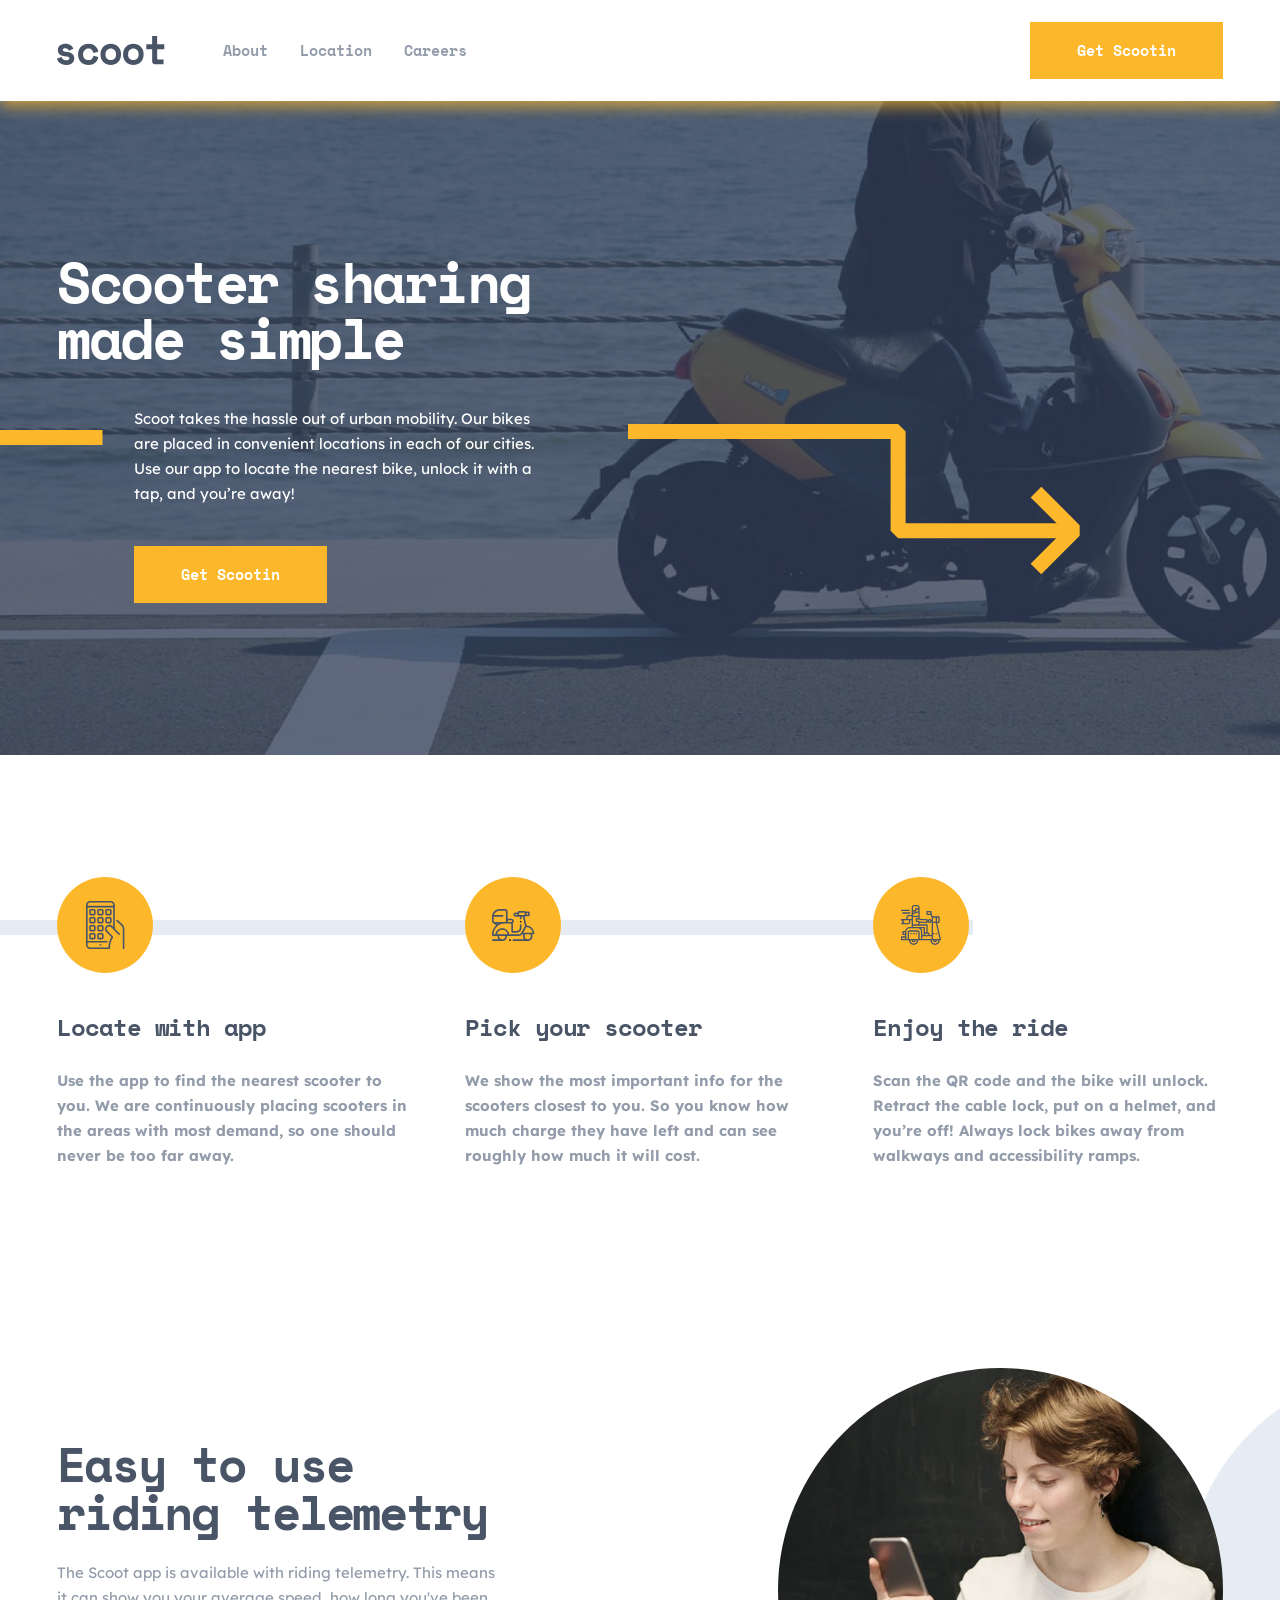
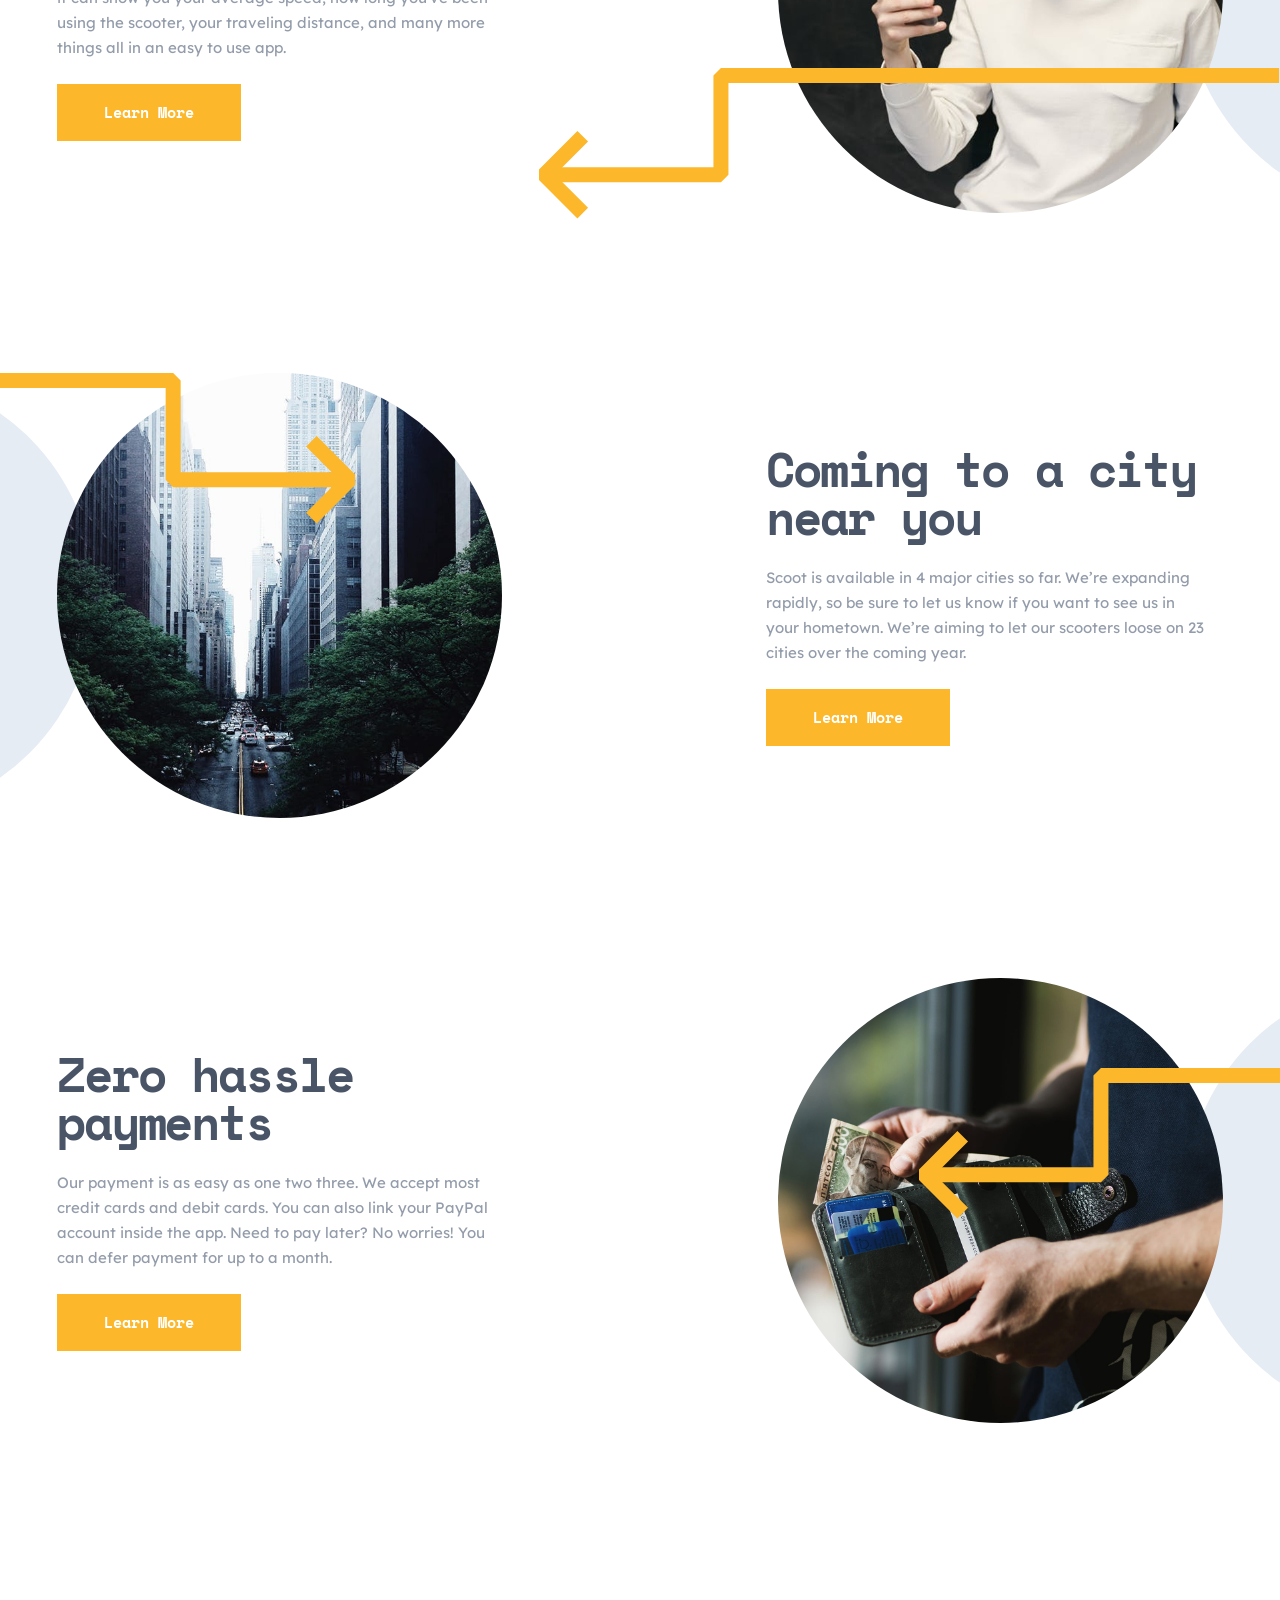
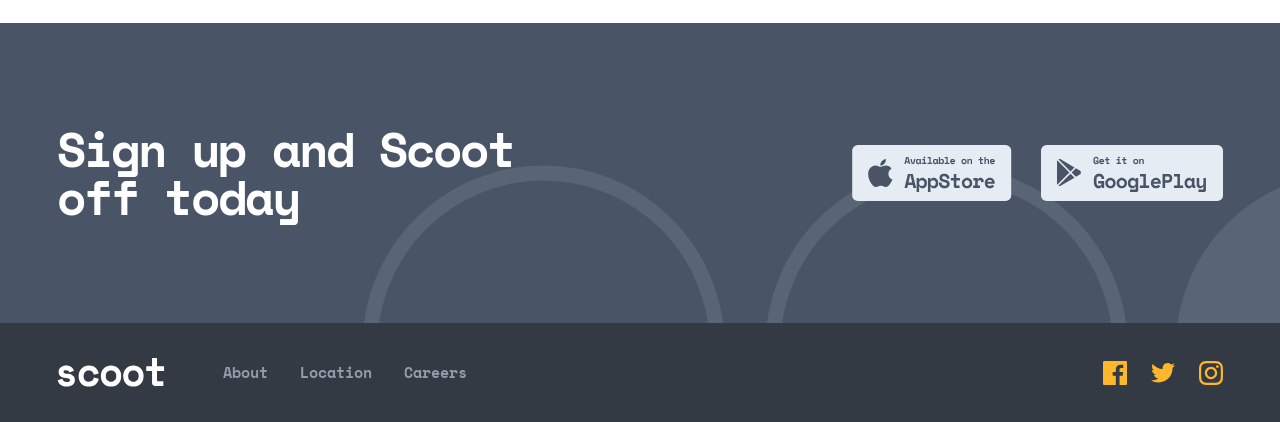
<file: index.html>
<!doctype html>
<html lang="en">
  <head>
    <meta charset="UTF-8" />
    <meta name="viewport" content="width=device-width, initial-scale=1.0" />
    
    <link rel="shortcut icon" href="./images/favicon.png" type="favicon/png" />
    <link rel="stylesheet" href="./css/main.css" />
    <title>scoot</title>
  </head>
  <body>
    <h1 class="visually-hidden">Home page</h1>
     <header class="header">
      <div class="container header__container">
        <button class="header__test-button">
          <img
            class="header__test-button-icon"
            src="./icons/open__burger.svg"
            alt="test__button-image"
          />
        </button>
        <div class="header__left-box">
          <a class="header__logo-link" href="#">
            <img
              class="header__logo-image"
              src="./icons/dark__logo.svg"
              alt="dark__logo"
            />
          </a>
          <nav class="header__nav">
            <ul class="header__list">
              <li class="header__lists">
                <a class="header__links" href="./about.html">
                  <p class="header__links-texts">About</p>
                </a>
              </li>
              <li class="header__lists">
                <a class="header__links" href="./location.html">
                  <p class="header__links-texts">Location</p>
                </a>
              </li>
              <li class="header__lists">
                <a class="header__links" href="./careers.html">
                  <p class="header__links-texts">Careers</p>
                </a>
              </li>
            </ul>
          </nav>
        </div>
        <button class="header__button">Get Scootin</button>
        <div class="header__mb-buttons">
          <button class="header__open-burger">
            <img
              class="header__open-burger-icon"
              src="./icons/open__burger.svg"
              alt="open__burger"
            />
          </button>
          <button class="header__close-burger">
            <img
              class="header__close-burger-icon"
              src="./icons/close__burger.svg"
              alt="close__burger"
            />
          </button>
        </div>
      </div>
      <div class="header__mb-div">
        <nav class="header__mb-nav">
          <ul class="header__mb-list">
            <li class="header__mb-lists">
              <a class="header__mb-links" href="./about.html">
                <p class="header__mb-links-texts">About</p>
              </a>
            </li>
            <li class="header__mb-lists">
              <a class="header__mb-links" href="./location.html">
                <p class="header__mb-links-texts">Location</p>
              </a>
            </li>
            <li class="header__mb-lists">
              <a class="header__mb-links" href="./careers.html">
                <p class="header__mb-links-texts">Careers</p>
              </a>
            </li>
          </ul>
          <button class="header__mb-button">Get Scootin</button>
        </nav>
      </div>
    </header>
    <main>
      <section class="hero">
        <div class="container hero__container">
          <div class="hero__box">
            <h2 class="hero__title">Scooter sharing made simple</h2>
            <div class="hero__mini-box">
              <p class="hero__text">
                Scoot takes the hassle out of urban mobility. Our bikes are
                placed in convenient locations in each of our cities. Use our
                app to locate the nearest bike, unlock it with a tap, and you’re
                away!
              </p>
              <button class="hero__button">Get Scootin</button>
            </div>
          </div>
        </div>
      </section>
       <section class="category">
        <div class="container category__container">
          <div class="category__boxes">
            <img
              class="category__images"
              src="./icons/category__first-image.svg"
              alt="icons"
            />
            <div class="category__mini-boxes">
              <h4 class="category__titles">Locate with app</h4>
              <p class="category__texts">
                Use the app to find the nearest scooter to you. We are
                continuously placing scooters in the areas with most demand, so
                one should never be too far away.
              </p>
            </div>
          </div>
          <div class="category__boxes">
            <img
              class="category__images"
              src="./icons/category__second-image.svg"
              alt="icons"
            />
            <div class="category__mini-boxes">
              <h4 class="category__titles">Pick your scooter</h4>
              <p class="category__texts">
                We show the most important info for the scooters closest to you.
                So you know how much charge they have left and can see roughly
                how much it will cost.
              </p>
            </div>
          </div>
          <div class="category__boxes">
            <img
              class="category__images"
              src="./icons/category__third-image.svg"
              alt="icons"
            />
            <div class="category__mini-boxes">
              <h4 class="category__titles">Enjoy the ride</h4>
              <p class="category__texts">
                Scan the QR code and the bike will unlock. Retract the cable
                lock, put on a helmet, and you’re off! Always lock bikes away
                from walkways and accessibility ramps.
              </p>
            </div>
          </div>
        </div>
      </section>
      <section class="easy">
        <div class="container easy__container">
          <div class="easy__left-box">
            <h2 class="easy__title">Easy to use riding telemetry</h2>
            <p class="easy__text">
              The Scoot app is available with riding telemetry. This means it
              can show you your average speed, how long you've been using the
              scooter, your traveling distance, and many more things all in an
              easy to use app.
            </p>
            <button class="easy__button">Learn More</button>
          </div>
          <img class="easy__image" src="./images/hero__image.jpg" alt="guy" />
        </div>
      </section>
      <section class="city">
        <div class="container city__container">
          <img class="city__image" src="./images/city__image.jpg" alt="city" />
          <div class="city__left-box">
            <h2 class="city__title">Coming to a city near you</h2>
            <p class="city__text">
              Scoot is available in 4 major cities so far. We’re expanding
              rapidly, so be sure to let us know if you want to see us in your
              hometown. We’re aiming to let our scooters loose on 23 cities over
              the coming year.
            </p>
            <button class="city__button">Learn More</button>
          </div>
        </div>
      </section>
      <section class="zero">
        <div class="container zero__container">
          <div class="zero__left-box">
            <h2 class="zero__title">Zero hassle payments</h2>
            <p class="zero__text">
              Our payment is as easy as one two three. We accept most credit
              cards and debit cards. You can also link your PayPal account
              inside the app. Need to pay later? No worries! You can defer
              payment for up to a month.
            </p>
            <button class="zero__button">Learn More</button>
          </div>
          <img
            class="zero__image"
            src="./images/zero__image.jpg"
            alt="wallet"
          />
        </div>
      </section>
      <section class="sign">
        <div class="container sign__container">
          <h2 class="sign__title">Sign up and Scoot off today</h2>
          <div class="sign__icon-box">
            <a
              class="sign__icon-link"
              href="https://www.apple.com/app-store/"
              target="_blank"
              rel="noopener noreferrer"
            >
              <img
                class="sign__icon-image"
                src="./icons/appstore.svg"
                alt="appstore"
              />
            </a>
            <a
              class="sign__icon-link"
              href="https://play.google.com/store/games"
              target="_blank"
              rel="noopener noreferrer"
            >
              <img
                class="sign__icon-image"
                src="./icons/playmarket.svg"
                alt="googleplay"
              />
            </a>
          </div>
        </div>
      </section>
    </main>
    <footer class="footer">
      <div class="container footer__container">
        <div class="footer__left-box">
          <a class="footer__logo-link" href="#">
            <img
              class="footer__logo-image"
              src="./icons/white__logo.svg"
              alt="white__logo"
            />
          </a>
          <ul class="footer__list">
            <li class="footer__lists">
              <a class="footer__links" href="./about.html">
                <p class="footer__links-texts">About</p>
              </a>
            </li>
            <li class="footer__lists">
              <a class="footer__links" href="#">
                <p class="footer__links-texts">Location</p>
              </a>
            </li>
            <li class="footer__lists">
              <a class="footer__links" href="#">
                <p class="footer__links-texts">Careers</p>
              </a>
            </li>
          </ul>
        </div>
        <div class="footer__icons-box">
          <a
            class="footer__icons-links"
            href="https://www.facebook.com/"
            target="_blank"
            rel="noopener noreferrer"
          >
            <img
              class="footer__icons-images"
              src="./icons/facebook.svg"
              alt="facebook"
            />
          </a>
          <a
            class="footer__icons-links"
            href="https://x.com/"
            target="_blank"
            rel="noopener noreferrer"
          >
            <img
              class="footer__icons-images"
              src="./icons/twitter.svg"
              alt="twitter"
            />
          </a>
          <a
            class="footer__icons-links"
            href="https://www.instagram.com/"
            target="_blank"
            rel="noopener noreferrer"
          >
            <img
              class="footer__icons-images"
              src="./icons/instagram.svg"
              alt="instagram"
            />
          </a>
        </div>
      </div>
    </footer>

  <script src="./main.js"></script>
  </body>
</html>
</file>
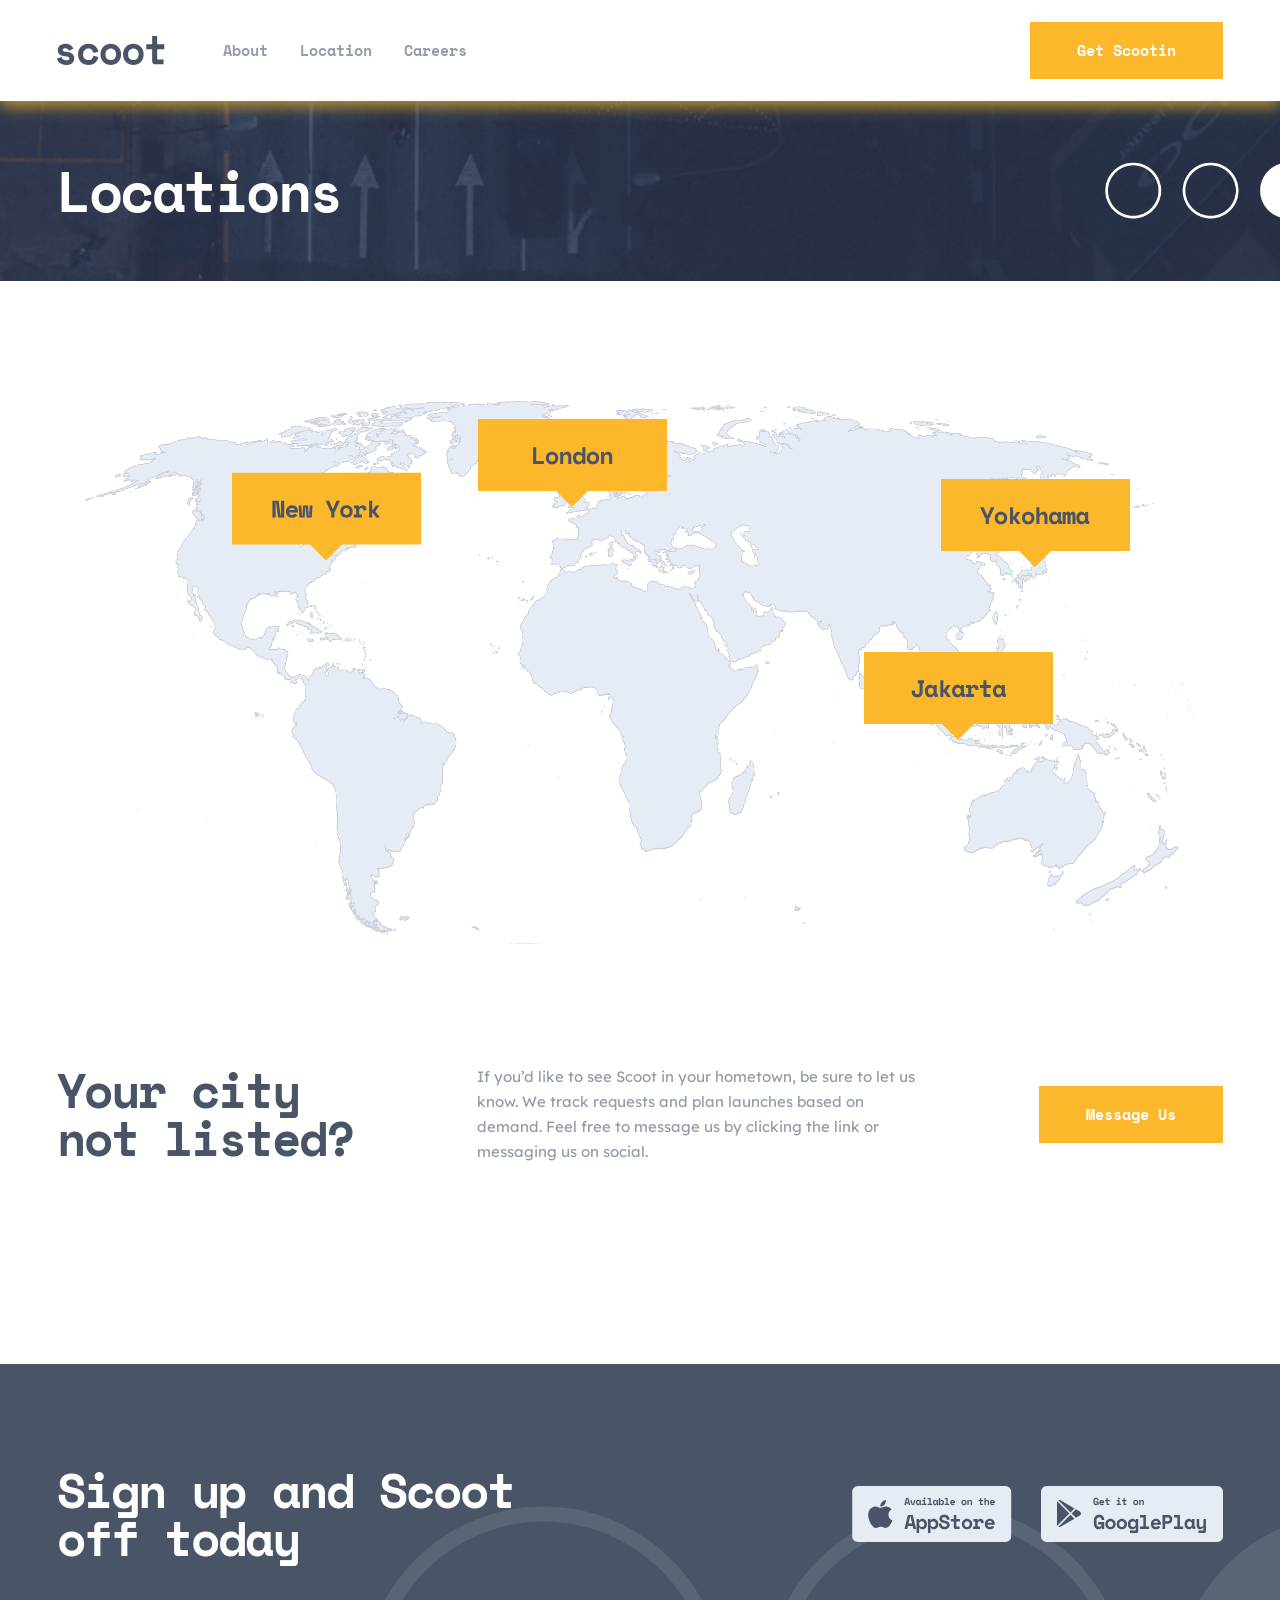
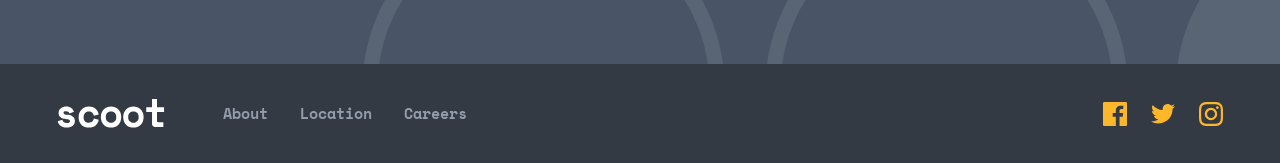
<file: location.html>
<!doctype html>
<html lang="en">
  <head>
    <meta charset="UTF-8" />
    <meta name="viewport" content="width=device-width, initial-scale=1.0" />
    <link rel="stylesheet" href="./css/main.css" />
    <title>Scoot</title>
  </head>
  <body>
    <h1 class="visually-hidden">Location-page</h1>
    <header class="header">
      <div class="container header__container">
        <button class="header__test-button">
          <img
            class="header__test-button-icon"
            src="./icons/open__burger.svg"
            alt="test__button-image"
          />
        </button>
        <div class="header__left-box">
          <a class="header__logo-link" href="./index.html">
            <img
              class="header__logo-image"
              src="./icons/dark__logo.svg"
              alt="dark__logo"
            />
          </a>
          <nav class="header__nav">
            <ul class="header__list">
              <li class="header__lists">
                <a class="header__links" href="./about.html">
                  <p class="header__links-texts">About</p>
                </a>
              </li>
              <li class="header__lists">
                <a class="header__links" href="./location.html">
                  <p class="header__links-texts online">Location</p>
                </a>
              </li>
              <li class="header__lists">
                <a class="header__links" href="./careers.html">
                  <p class="header__links-texts">Careers</p>
                </a>
              </li>
            </ul>
          </nav>
        </div>
        <button class="header__button">Get Scootin</button>
        <div class="header__mb-buttons">
          <button class="header__open-burger">
            <img
              class="header__open-burger-icon"
              src="./icons/open__burger.svg"
              alt="open__burger"
            />
          </button>
          <button class="header__close-burger">
            <img
              class="header__close-burger-icon"
              src="./icons/close__burger.svg"
              alt="close__burger"
            />
          </button>
        </div>
      </div>
      <div class="header__mb-div">
        <nav class="header__mb-nav">
          <ul class="header__mb-list">
            <li class="header__mb-lists">
              <a class="header__mb-links" href="./about.html">
                <p class="header__mb-links-texts">About</p>
              </a>
            </li>
            <li class="header__mb-lists">
              <a class="header__mb-links" href="./location.html">
                <p class="header__mb-links-texts online">Location</p>
              </a>
            </li>
            <li class="header__mb-lists">
              <a class="header__mb-links" href="./careers.html">
                <p class="header__mb-links-texts">Careers</p>
              </a>
            </li>
          </ul>
          <button class="header__mb-button">Get Scootin</button>
        </nav>
      </div>
    </header>
    <main>
     <section class="location">
        <div class="container location__container">
          <h2 class="location__title">Locations</h2>
        </div>
      </section>
          <section class="map">
        <div class="container map__container">
          <img class="map__image" src="./icons/map.svg" alt="map" />
          <img class="map__tb-image" src="./icons/map__tb.svg" alt="map" />
          <img class="map__mb-image" src="./icons/map__mb.svg" alt="map" />
          <div class="map__cart-boxes">
            <p class="map__cart-texts">New York</p>
            <p class="map__cart-texts">London</p>
            <p class="map__cart-texts">Jakarta</p>
            <p class="map__cart-texts">Yokohama</p>
          </div>
        </div>
      </section>
        <section class="message">
        <div class="container message__container">
          <h2 class="message__title">Your city not listed?</h2>
          <p class="message__text">
            If you’d like to see Scoot in your hometown, be sure to let us know.
            We track requests and plan launches based on demand. Feel free to
            message us by clicking the link or messaging us on social.
          </p>
          <button class="message__button">Message Us</button>
        </div>
      </section>
        <section class="sign">
        <div class="container sign__container">
          <h2 class="sign__title">Sign up and Scoot off today</h2>
          <div class="sign__icon-box">
            <a
              class="sign__icon-link"
              href="https://www.apple.com/app-store/"
              target="_blank"
              rel="noopener noreferrer"
            >
              <img
                class="sign__icon-image"
                src="./icons/appstore.svg"
                alt="appstore"
              />
            </a>
            <a
              class="sign__icon-link"
              href="https://play.google.com/store/games"
              target="_blank"
              rel="noopener noreferrer"
            >
              <img
                class="sign__icon-image"
                src="./icons/playmarket.svg"
                alt="googleplay"
              />
            </a>
          </div>
        </div>
      </section>
          </main>
    <footer class="footer">
      <div class="container footer__container">
        <div class="footer__left-box">
          <a class="footer__logo-link" href="#">
            <img
              class="footer__logo-image"
              src="./icons/white__logo.svg"
              alt="white__logo"
            />
          </a>
          <ul class="footer__list">
            <li class="footer__lists">
              <a class="footer__links" href="./about.html">
                <p class="footer__links-texts">About</p>
              </a>
            </li>
            <li class="footer__lists">
              <a class="footer__links" href="./location.html">
                <p class="footer__links-texts online">Location</p>
              </a>
            </li>
            <li class="footer__lists">
              <a class="footer__links" href="./careers.html">
                <p class="footer__links-texts">Careers</p>
              </a>
            </li>
          </ul>
        </div>
        <div class="footer__icons-box">
          <a
            class="footer__icons-links"
            href="https://www.facebook.com/"
            target="_blank"
            rel="noopener noreferrer"
          >
            <img
              class="footer__icons-images"
              src="./icons/facebook.svg"
              alt="facebook"
            />
          </a>
          <a
            class="footer__icons-links"
            href="https://x.com/"
            target="_blank"
            rel="noopener noreferrer"
          >
            <img
              class="footer__icons-images"
              src="./icons/twitter.svg"
              alt="twitter"
            />
          </a>
          <a
            class="footer__icons-links"
            href="https://www.instagram.com/"
            target="_blank"
            rel="noopener noreferrer"
          >
            <img
              class="footer__icons-images"
              src="./icons/instagram.svg"
              alt="instagram"
            />
          </a>
        </div>
      </div>
    </footer>
  <script src="./main.js"></script>
  </body>
</html>
</file>
<file: css/main.css>
.container{width:100%;max-width:1266px;padding:0 50px;margin:0 auto}.header{box-shadow:rgba(252,182,43,.753) 0px 5px 15px;z-index:1111;top:0;position:fixed;width:100%;background-color:#fff}.header__container{padding-top:22px;padding-bottom:22px;display:flex;flex-direction:row;justify-content:space-between;align-items:center}.header__test-button{opacity:0;display:none;border:none;outline:none;background:none}.header__test-button-icon{width:20px;height:16px;display:none}.header__left-box{display:flex;flex-direction:row;justify-content:center;align-items:center;gap:58.18px}.header__logo-link{transition:100ms ease all}.header__logo-link:active{transition:100ms ease all;opacity:.5}.header__logo-image{width:107.82px;height:28.56px;display:block}.header__nav{display:block}.header__list{display:flex;flex-direction:row;justify-content:center;align-items:center;gap:32px}.header__links-texts{font-family:"Space Mono";font-weight:bold;font-size:15px;line-height:25px;letter-spacing:0px;color:#939caa}.header__button{padding:14px 45px;background-color:#fcb72b;color:#fff;font-family:"Space Mono";font-weight:bold;font-size:15px;line-height:25px;border:2px solid #fcb72b;letter-spacing:0px;cursor:pointer;display:flex;flex-direction:row;justify-content:center;align-items:center;transition:100ms ease all}.header__button:active{transition:100ms ease all;color:#fcb72b;background-color:inherit}.header__mb-buttons{display:none}.header__open-burger{display:none;border:none;outline:none;background:none}.header__open-burger-icon{width:20px;height:16px;display:none}.header__close-burger{display:none;border:none;outline:none;background:none}.header__close-burger-icon{display:none}.header__mb-nav{display:none}.header__mb-list{display:none}.header__mb-lists{display:none}.header__mb-links{display:none}.header__mb-links-texts{display:none}.header__mb-button{display:none}@media(max-width: 1024px){.header{box-shadow:rgba(252,182,43,.753) 0px 5px 15px;z-index:1111;top:0;position:fixed;width:100%;background-color:#fff}.header__container{padding-top:22px;padding-bottom:22px;padding-left:39px;padding-right:39px;display:flex;flex-direction:row;justify-content:space-between;align-items:center}.header__test-button{opacity:0;display:none;border:none;outline:none;background:none}.header__test-button-icon{width:20px;height:16px;display:none}.header__left-box{display:flex;flex-direction:row;justify-content:center;align-items:center;gap:58.18px}.header__logo-link{transition:100ms ease all}.header__logo-link:active{transition:100ms ease all;opacity:.5}.header__logo-image{width:107.82px;height:28.56px;display:block}.header__nav{display:block}.header__list{display:flex;flex-direction:row;justify-content:center;align-items:center;gap:32px}.header__links-texts{font-family:"Space Mono";font-weight:bold;font-size:15px;line-height:25px;letter-spacing:0px;color:#939caa}.header__button{padding:14px 45px;background-color:#fcb72b;color:#fff;font-family:"Space Mono";font-weight:bold;font-size:15px;line-height:25px;border:2px solid #fcb72b;letter-spacing:0px;cursor:pointer;display:flex;flex-direction:row;justify-content:center;align-items:center;transition:100ms ease all}.header__button:active{transition:100ms ease all;color:#fcb72b;background-color:inherit}.header__mb-buttons{display:none}.header__open-burger{display:none;border:none;outline:none;background:none}.header__open-burger-icon{width:20px;height:16px;display:none}.header__close-burger{display:none;border:none;outline:none;background:none}.header__close-burger-icon{display:none}.header__mb-nav{display:none}.header__mb-list{display:none}.header__mb-lists{display:none}.header__mb-links{display:none}.header__mb-links-texts{display:none}.header__mb-button{display:none}}@media(max-width: 767px){.header{box-shadow:rgba(252,182,43,.753) 0px 5px 15px;z-index:1111;top:0;position:fixed;width:100%;background-color:#fff}.header__container{padding-top:22px;padding-bottom:22px;padding-left:24px;padding-right:24px;display:flex;flex-direction:row-reverse;justify-content:space-between;align-items:center}.header__test-button{opacity:0;display:block;border:none;outline:none;background:none}.header__test-button-icon{width:20px;height:16px;display:block}.header__logo-link{transition:100ms ease all}.header__logo-link:active{transition:100ms ease all;opacity:.5}.header__logo-image{width:75.5px;height:20px;display:block}.header__nav{display:none}.header__list{display:none}.header__lists{display:none}.header__links{display:none}.header__links-texts{display:none}.header__button{display:none}.header__mb-buttons{display:block}.header__open-burger{display:block;border:none;outline:none;background:none}.header__open-burger-icon{width:20px;height:16px;display:block}.header__close-burger{display:none;border:none;outline:none;background:none}.header__close-burger-icon{width:20px;height:16px;display:block}.header__mb-div{transition:350ms ease all;z-index:-1;width:100%;height:100vh;position:fixed;top:64px;transform:translateX(-100%);backdrop-filter:blur(5px);background:rgba(0,0,0,.5)}.header__mb-div.active{transition:350ms ease all;transform:translateX(0px)}.header__mb-nav{transition:500ms ease all;z-index:3;display:flex;flex-direction:column;justify-content:space-between;align-items:start;position:fixed;padding:64px 32px 104px 32px;z-index:2;top:0px;left:0;width:85%;height:100vh;background-color:#333a44}.header__mb-list{display:flex;flex-direction:column;justify-content:start;align-items:start;gap:24px}.header__mb-lists{display:block}.header__mb-links{display:block}.header__mb-links-texts{font-family:"Space Mono";font-weight:bold;font-size:18px;line-height:25px;letter-spacing:0px;display:block;color:#e5ecf4}.header__mb-button{display:block;padding:14px 45px;background-color:#fcb72b;color:#fff;font-family:"Space Mono";font-weight:bold;font-size:15px;line-height:25px;border:2px solid #fcb72b;letter-spacing:0px;cursor:pointer;display:flex;flex-direction:row;justify-content:center;align-items:center;transition:100ms ease all}.header__mb-button:active{transition:100ms ease all;color:#fcb72b;background-color:inherit}}.hero{width:100%;margin-top:101px;background-image:url("../../images/hero__background.jpg");background-position:top right;background-repeat:no-repeat;background-size:cover;padding-top:153px;padding-bottom:152px;position:relative;z-index:2}.hero::after{z-index:-1;position:absolute;content:"";display:inline-block;width:203px;height:15px;bottom:310px;left:-70px;background-image:url("../../icons/hero__path.svg");background-repeat:no-repeat;background-size:cover}.hero::before{z-index:-1;position:absolute;content:"";display:inline-block;width:452px;height:151px;bottom:180px;right:300px;background-image:url("../../icons/hero__vector.svg");background-repeat:no-repeat;background-size:cover}.hero__container{display:flex;flex-direction:column;justify-content:center;align-items:start}.hero__box{width:477px;display:flex;flex-direction:column;justify-content:center;align-items:start;gap:40px}.hero__title{font-family:"Space Mono";width:477px;text-align:start;font-size:56px;line-height:56px;letter-spacing:-2.5px;color:#fff}.hero__mini-box{margin-left:auto;display:flex;flex-direction:column;justify-content:center;align-items:start;gap:40px}.hero__text{font-family:"Lexend Deca";width:400px;text-align:start;font-size:15px;line-height:25px;letter-spacing:0px;color:#fff}.hero__button{padding:14px 45px;background-color:#fcb72b;color:#fff;font-family:"Space Mono";font-weight:bold;font-size:15px;line-height:25px;border:2px solid #fcb72b;letter-spacing:0px;cursor:pointer;display:flex;flex-direction:row;justify-content:center;align-items:center;transition:100ms ease all}.hero__button:active{transition:100ms ease all;color:#fcb72b;background-color:inherit}@media(max-width: 1300px){.hero{width:100%;margin-top:101px;background-image:url("../../images/hero__background.jpg");background-position:top right;background-repeat:no-repeat;background-size:cover;padding-top:153px;padding-bottom:152px;position:relative;z-index:2}.hero::after{z-index:-1;position:absolute;content:"";display:inline-block;width:203px;height:15px;bottom:310px;left:-100px;background-image:url("../../icons/hero__path.svg");background-repeat:no-repeat;background-size:cover}.hero::before{z-index:-1;position:absolute;content:"";display:inline-block;width:452px;height:151px;bottom:180px;right:200px;background-image:url("../../icons/hero__vector.svg");background-repeat:no-repeat;background-size:cover}.hero__container{display:flex;flex-direction:column;justify-content:center;align-items:start}.hero__box{width:477px;display:flex;flex-direction:column;justify-content:center;align-items:start;gap:40px}.hero__title{font-family:"Space Mono";width:477px;text-align:start;font-size:56px;line-height:56px;letter-spacing:-2.5px;color:#fff}.hero__mini-box{margin-left:auto;display:flex;flex-direction:column;justify-content:center;align-items:start;gap:40px}.hero__text{font-family:"Lexend Deca";width:400px;text-align:start;font-size:15px;line-height:25px;letter-spacing:0px;color:#fff}.hero__button{padding:14px 45px;background-color:#fcb72b;color:#fff;font-family:"Space Mono";font-weight:bold;font-size:15px;line-height:25px;border:2px solid #fcb72b;letter-spacing:0px;cursor:pointer;display:flex;flex-direction:row;justify-content:center;align-items:center;transition:100ms ease all}.hero__button:active{transition:100ms ease all;color:#fcb72b;background-color:inherit}}@media(max-width: 1200px){.hero{width:100%;margin-top:101px;background-image:url("../../images/hero__background.jpg");background-position:top right;background-repeat:no-repeat;background-size:cover;padding-top:153px;padding-bottom:152px;position:relative;z-index:2}.hero::after{z-index:-1;position:absolute;content:"";display:inline-block;width:203px;height:15px;bottom:310px;left:-100px;background-image:url("../../icons/hero__path.svg");background-repeat:no-repeat;background-size:cover}.hero::before{z-index:-1;position:absolute;content:"";display:inline-block;width:452px;height:151px;bottom:180px;right:200px;background-image:url("../../icons/hero__vector.svg");background-repeat:no-repeat;background-size:cover}.hero__container{display:flex;flex-direction:column;justify-content:center;align-items:start}.hero__box{width:477px;display:flex;flex-direction:column;justify-content:center;align-items:start;gap:40px}.hero__title{font-family:"Space Mono";width:477px;text-align:start;font-size:56px;line-height:56px;letter-spacing:-2.5px;color:#fff}.hero__mini-box{margin-left:auto;display:flex;flex-direction:column;justify-content:center;align-items:start;gap:40px}.hero__text{font-family:"Lexend Deca";width:400px;text-align:start;font-size:15px;line-height:25px;letter-spacing:0px;color:#fff}.hero__button{padding:14px 45px;background-color:#fcb72b;color:#fff;font-family:"Space Mono";font-weight:bold;font-size:15px;line-height:25px;border:2px solid #fcb72b;letter-spacing:0px;cursor:pointer;display:flex;flex-direction:row;justify-content:center;align-items:center;transition:100ms ease all}.hero__button:active{transition:100ms ease all;color:#fcb72b;background-color:inherit}}@media(max-width: 1100px){.hero{width:100%;margin-top:101px;background-image:url("../../images/hero__background.jpg");background-position:top right;background-repeat:no-repeat;background-size:cover;padding-top:153px;padding-bottom:152px;position:relative;z-index:2}.hero::after{z-index:-1;position:absolute;content:"";display:inline-block;width:203px;height:15px;bottom:310px;left:-100px;background-image:url("../../icons/hero__path.svg");background-repeat:no-repeat;background-size:cover}.hero::before{z-index:-1;position:absolute;content:"";display:inline-block;width:452px;height:151px;bottom:180px;right:20px;background-image:url("../../icons/hero__vector.svg");background-repeat:no-repeat;background-size:cover}.hero__container{display:flex;flex-direction:column;justify-content:center;align-items:start}.hero__box{width:477px;display:flex;flex-direction:column;justify-content:center;align-items:start;gap:40px}.hero__title{font-family:"Space Mono";width:477px;text-align:start;font-size:56px;line-height:56px;letter-spacing:-2.5px;color:#fff}.hero__mini-box{margin-left:auto;display:flex;flex-direction:column;justify-content:center;align-items:start;gap:40px}.hero__text{font-family:"Lexend Deca";width:400px;text-align:start;font-size:15px;line-height:25px;letter-spacing:0px;color:#fff}.hero__button{padding:14px 45px;background-color:#fcb72b;color:#fff;font-family:"Space Mono";font-weight:bold;font-size:15px;line-height:25px;border:2px solid #fcb72b;letter-spacing:0px;cursor:pointer;display:flex;flex-direction:row;justify-content:center;align-items:center;transition:100ms ease all}.hero__button:active{transition:100ms ease all;color:#fcb72b;background-color:inherit}}@media(max-width: 1024px){.hero{width:100%;margin-top:101px;background-image:url("../../images/hero__tb-background.jpg");background-position:top right;background-repeat:no-repeat;background-size:cover;padding-top:137px;padding-bottom:217px;position:relative}.hero::after{z-index:1;position:absolute;content:"";display:none;width:203px;height:15px;top:0;left:0;background-image:url("../../icons/hero__path.svg");background-repeat:no-repeat;background-size:cover}.hero::before{z-index:1;position:absolute;content:"";display:inline-block;width:325px;height:151px;bottom:40px;left:0;background-image:url("../../icons/hero__tb-vector.svg");background-repeat:no-repeat;background-size:cover}.hero__container{display:flex;flex-direction:column;justify-content:center;align-items:center;padding-left:39px;padding-right:39px}.hero__box{width:100%;display:flex;flex-direction:column;justify-content:center;align-items:center;gap:24px}.hero__title{font-family:"Space Mono";width:573px;text-align:center;font-size:56px;line-height:56px;letter-spacing:-2.5px;color:#fff}.hero__mini-box{width:100%;display:flex;flex-direction:column;justify-content:center;align-items:center;gap:32px}.hero__text{font-family:"Lexend Deca";width:573px;text-align:center;font-size:15px;line-height:25px;letter-spacing:0px;color:#fff}.hero__button{padding:14px 45px;background-color:#fcb72b;color:#fff;font-family:"Space Mono";font-weight:bold;font-size:15px;line-height:25px;border:2px solid #fcb72b;letter-spacing:0px;cursor:pointer;display:flex;flex-direction:row;justify-content:center;align-items:center;transition:100ms ease all}.hero__button:active{transition:100ms ease all;color:#fcb72b;background-color:inherit}}@media(max-width: 767px){.hero{width:100%;margin-top:64px;background-image:url("../../images/hero__mb-background.jpg");background-position:top right;background-repeat:no-repeat;background-size:cover;padding-top:115px;padding-bottom:179px;position:relative}.hero::after{position:absolute;content:"";display:none;width:203px;height:15px;top:0;left:0;background-image:url("../../icons/hero__path.svg");background-repeat:no-repeat;background-size:cover}.hero::before{position:absolute;content:"";display:inline-block;width:140px;height:151px;bottom:34px;left:0;background-image:url("../../icons/hero__mb-vector.svg");background-repeat:no-repeat;background-size:cover}.hero__container{display:flex;flex-direction:column;justify-content:center;align-items:center;padding-left:24px;padding-right:24px}.hero__box{display:flex;flex-direction:column;justify-content:center;align-items:center;gap:24px}.hero__title{width:100%;font-family:"Space Mono";text-align:center;font-size:40px;line-height:40px;letter-spacing:-1.79px;color:#fff}.hero__mini-box{display:flex;flex-direction:column;justify-content:center;align-items:center;gap:34px}.hero__text{font-family:"Lexend Deca";width:100%;text-align:center;font-size:15px;line-height:25px;letter-spacing:0px;color:#fff}.hero__button{padding:14px 45px;background-color:#fcb72b;color:#fff;font-family:"Space Mono";font-weight:bold;font-size:15px;line-height:25px;border:2px solid #fcb72b;letter-spacing:0px;cursor:pointer;display:flex;flex-direction:row;justify-content:center;align-items:center;transition:100ms ease all}.hero__button:active{transition:100ms ease all;color:#fcb72b;background-color:inherit}}.category{z-index:1;position:relative;padding-top:122px}.category::after{z-index:-1;position:absolute;content:"";display:inline-block;width:973px;height:15px;top:165px;left:0;background-image:url("../../icons/category__path.svg");background-repeat:no-repeat;background-size:cover}.category__container{display:flex;flex-direction:row;justify-content:space-between;align-items:start;gap:0px}.category__boxes{display:flex;flex-direction:column;justify-content:center;align-items:start;gap:40px}.category__images{width:96px;height:96px;-o-object-fit:contain;object-fit:contain}.category__mini-boxes{display:flex;flex-direction:column;justify-content:center;align-items:start;gap:27px}.category__titles{font-family:"Space Mono";font-weight:bold;font-size:24px;line-height:28px;letter-spacing:-1.07px;color:#495567;text-align:start}.category__texts{width:350px;font-family:"Lexend Deca";font-weight:bold;font-size:15px;line-height:25px;letter-spacing:0px;color:#939caa;text-align:start}@media(max-width: 1170px){.category{z-index:1;position:relative;padding-top:122px}.category::after{z-index:-1;position:absolute;content:"";display:inline-block;width:973px;height:15px;top:165px;left:0;background-image:url("../../icons/category__path.svg");background-repeat:no-repeat;background-size:cover}.category__container{display:flex;flex-direction:row;justify-content:space-between;align-items:start;gap:0px}.category__boxes{display:flex;flex-direction:column;justify-content:center;align-items:start;gap:40px}.category__images{width:96px;height:96px;-o-object-fit:contain;object-fit:contain}.category__mini-boxes{display:flex;flex-direction:column;justify-content:center;align-items:start;gap:27px}.category__titles{font-family:"Space Mono";font-weight:bold;font-size:24px;line-height:28px;letter-spacing:-1.07px;color:#495567;text-align:start}.category__texts{width:300px;font-family:"Lexend Deca";font-weight:bold;font-size:15px;line-height:25px;letter-spacing:0px;color:#939caa;text-align:start}}@media(max-width: 1145px){.category{z-index:1;position:relative;padding-top:122px}.category::after{z-index:-1;position:absolute;content:"";display:inline-block;width:973px;height:15px;top:165px;left:0;background-image:url("../../icons/category__path.svg");background-repeat:no-repeat;background-size:cover}.category__container{display:flex;flex-direction:row;justify-content:space-between;align-items:start;gap:0px}.category__boxes{display:flex;flex-direction:column;justify-content:center;align-items:start;gap:40px}.category__images{width:96px;height:96px;-o-object-fit:contain;object-fit:contain}.category__mini-boxes{display:flex;flex-direction:column;justify-content:center;align-items:start;gap:27px}.category__titles{font-family:"Space Mono";font-weight:bold;font-size:24px;line-height:28px;letter-spacing:-1.07px;color:#495567;text-align:start}.category__texts{width:280px;font-family:"Lexend Deca";font-weight:bold;font-size:15px;line-height:25px;letter-spacing:0px;color:#939caa;text-align:start}}@media(max-width: 1024px){.category{z-index:1;position:relative;padding-top:122px}.category::after{z-index:-1;position:absolute;content:"";display:inline-block;width:15px;height:512px;top:0;left:193px;background-image:url("../../icons/category__tb-path.svg");background-repeat:no-repeat;background-size:cover}.category__container{padding-left:39px;padding-right:39px;display:flex;flex-direction:column;justify-content:center;align-items:center;gap:40px}.category__boxes{width:100%;display:flex;flex-direction:row;justify-content:space-around;align-items:start;gap:0px}.category__images{width:96px;height:96px;-o-object-fit:contain;object-fit:contain}.category__mini-boxes{display:flex;flex-direction:column;justify-content:center;align-items:start;gap:27px}.category__titles{font-family:"Space Mono";font-weight:bold;font-size:24px;line-height:28px;letter-spacing:-1.07px;color:#495567;text-align:start}.category__texts{width:398px;font-family:"Lexend Deca";font-weight:bold;font-size:15px;line-height:25px;letter-spacing:0px;color:#939caa;text-align:start}}@media(max-width: 820px){.category{z-index:1;position:relative;padding-top:122px}.category::after{z-index:-1;position:absolute;content:"";display:inline-block;width:15px;height:512px;top:0;left:142px;background-image:url("../../icons/category__tb-path.svg");background-repeat:no-repeat;background-size:cover}.category__container{padding-left:39px;padding-right:39px;display:flex;flex-direction:column;justify-content:center;align-items:center;gap:40px}.category__boxes{width:100%;display:flex;flex-direction:row;justify-content:space-around;align-items:start;gap:0px}.category__images{width:96px;height:96px;-o-object-fit:contain;object-fit:contain}.category__mini-boxes{display:flex;flex-direction:column;justify-content:center;align-items:start;gap:27px}.category__titles{font-family:"Space Mono";font-weight:bold;font-size:24px;line-height:28px;letter-spacing:-1.07px;color:#495567;text-align:start}.category__texts{width:398px;font-family:"Lexend Deca";font-weight:bold;font-size:15px;line-height:25px;letter-spacing:0px;color:#939caa;text-align:start}}@media(max-width: 768px){.category{z-index:1;position:relative;padding-top:122px}.category::after{z-index:-1;position:absolute;content:"";display:inline-block;width:15px;height:512px;top:0;left:130px;background-image:url("../../icons/category__tb-path.svg");background-repeat:no-repeat;background-size:cover}.category__container{padding-left:39px;padding-right:39px;display:flex;flex-direction:column;justify-content:center;align-items:center;gap:40px}.category__boxes{width:100%;display:flex;flex-direction:row;justify-content:space-around;align-items:start;gap:0px}.category__images{width:96px;height:96px;-o-object-fit:contain;object-fit:contain}.category__mini-boxes{display:flex;flex-direction:column;justify-content:center;align-items:start;gap:27px}.category__titles{font-family:"Space Mono";font-weight:bold;font-size:24px;line-height:28px;letter-spacing:-1.07px;color:#495567;text-align:start}.category__texts{width:398px;font-family:"Lexend Deca";font-weight:bold;font-size:15px;line-height:25px;letter-spacing:0px;color:#939caa;text-align:start}}@media(max-width: 767px){.category{z-index:1;position:relative;padding-top:120px}.category::after{z-index:-1;position:absolute;content:"";display:none;width:15px;height:512px;top:0;left:130px;background-image:url("../../icons/category__tb-path.svg");background-repeat:no-repeat;background-size:cover}.category__container{padding-left:24px;padding-right:24px;display:flex;flex-direction:column;justify-content:center;align-items:center;gap:48px}.category__boxes{display:flex;flex-direction:column;justify-content:center;align-items:center;gap:24px}.category__images{width:56px;height:56px}.category__mini-boxes{display:flex;flex-direction:column;justify-content:center;align-items:center;gap:24px}.category__titles{font-family:"Space Mono";font-weight:bold;font-size:20px;line-height:28px;letter-spacing:-0.89px;color:#495567;text-align:center}.category__texts{width:100%;font-family:"Lexend Deca";font-weight:bold;font-size:15px;line-height:25px;letter-spacing:0px;color:#939caa;text-align:center}}.easy{margin-top:200px;position:relative;z-index:2}.easy::after{position:absolute;content:"";display:inline-block;width:741px;height:151px;top:300px;right:0;background-image:url("../../icons/easy__vector.svg");background-repeat:no-repeat;background-size:cover}.easy::before{z-index:-1;position:absolute;content:"";display:inline-block;width:95px;height:445px;top:0px;right:0;background-image:url("../../icons/easy__mask.svg");background-repeat:no-repeat;background-size:cover}.easy__container{display:flex;flex-direction:row;justify-content:space-between;align-items:center;gap:0px}.easy__left-box{display:flex;flex-direction:column;justify-content:center;align-items:start;gap:24px}.easy__title{width:457px;text-align:start;font-family:"Space Mono";font-weight:bold;font-size:48px;line-height:48px;letter-spacing:-2.14px;color:#495567}.easy__text{width:445px;text-align:start;font-family:"Lexend Deca";font-weight:400;font-size:15px;line-height:25px;letter-spacing:0px;color:#939caa}.easy__button{padding:14px 45px;background-color:#fcb72b;color:#fff;font-family:"Space Mono";font-weight:bold;font-size:15px;line-height:25px;border:2px solid #fcb72b;letter-spacing:0px;cursor:pointer;display:flex;flex-direction:row;justify-content:center;align-items:center;transition:100ms ease all}.easy__button:active{transition:100ms ease all;color:#fcb72b;background-color:inherit}.easy__image{width:445px;height:445px;border-radius:50%}@media(max-width: 1145px){.easy{margin-top:145px;position:relative}.easy::after{position:absolute;content:"";display:inline-block;width:735px;height:151px;top:300px;right:0;background-image:url("../../icons/easy__tb-vector.svg");background-repeat:no-repeat;background-size:cover}.easy::before{position:absolute;content:"";display:inline-block;width:95px;height:445px;top:0px;right:0;background-image:url("../../icons/easy__mask.svg");background-repeat:no-repeat;background-size:cover}.easy__container{display:flex;flex-direction:column-reverse;justify-content:center;align-items:center;gap:56px}.easy__left-box{display:flex;flex-direction:column;justify-content:center;align-items:center;gap:40px}.easy__title{width:457px;text-align:center;font-family:"Space Mono";font-weight:bold;font-size:48px;line-height:48px;letter-spacing:-2.14px;color:#495567}.easy__text{width:573px;text-align:center;font-family:"Lexend Deca";font-weight:400;font-size:15px;line-height:25px;letter-spacing:0px;color:#939caa}.easy__button{padding:14px 45px;background-color:#fcb72b;color:#fff;font-family:"Space Mono";font-weight:bold;font-size:15px;line-height:25px;border:2px solid #fcb72b;letter-spacing:0px;cursor:pointer;display:flex;flex-direction:row;justify-content:center;align-items:center;transition:100ms ease all}.easy__button:active{transition:100ms ease all;color:#fcb72b;background-color:inherit}.easy__image{width:445px;height:445px;border-radius:50%}}@media(max-width: 1024px){.easy{margin-top:145px;position:relative}.easy::after{position:absolute;content:"";display:inline-block;width:735px;height:151px;top:300px;right:0;background-image:url("../../icons/easy__tb-vector.svg");background-repeat:no-repeat;background-size:cover}.easy::before{position:absolute;content:"";display:inline-block;width:95px;height:445px;top:0px;right:0;background-image:url("../../icons/easy__mask.svg");background-repeat:no-repeat;background-size:cover}.easy__container{display:flex;flex-direction:column-reverse;justify-content:center;align-items:center;gap:56px;padding-left:39px;padding-right:39px}.easy__left-box{display:flex;flex-direction:column;justify-content:center;align-items:center;gap:40px}.easy__title{width:457px;text-align:center;font-family:"Space Mono";font-weight:bold;font-size:48px;line-height:48px;letter-spacing:-2.14px;color:#495567}.easy__text{width:573px;text-align:center;font-family:"Lexend Deca";font-weight:400;font-size:15px;line-height:25px;letter-spacing:0px;color:#939caa}.easy__button{padding:14px 45px;background-color:#fcb72b;color:#fff;font-family:"Space Mono";font-weight:bold;font-size:15px;line-height:25px;border:2px solid #fcb72b;letter-spacing:0px;cursor:pointer;display:flex;flex-direction:row;justify-content:center;align-items:center;transition:100ms ease all}.easy__button:active{transition:100ms ease all;color:#fcb72b;background-color:inherit}.easy__image{width:445px;height:445px;border-radius:50%}}@media(max-width: 767px){.easy{margin-top:120px;position:relative}.easy::after{position:absolute;content:"";display:inline-block;width:349px;height:151px;top:160px;right:0;background-image:url("../../icons/easy__mb-vector.svg");background-repeat:no-repeat;background-size:cover}.easy::before{position:absolute;content:"";display:none;width:95px;height:445px;top:0px;right:0;background-image:url("../../icons/easy__mask.svg");background-repeat:no-repeat;background-size:cover}.easy__container{display:flex;flex-direction:column-reverse;justify-content:center;align-items:center;gap:56px;padding-left:24px;padding-right:24px}.easy__left-box{display:flex;flex-direction:column;justify-content:center;align-items:center;gap:32px}.easy__title{width:311px;text-align:center;font-family:"Space Mono";font-weight:bold;font-size:32px;line-height:32px;letter-spacing:-1.43px;color:#495567}.easy__text{width:100%;text-align:center;font-family:"Lexend Deca";font-weight:400;font-size:15px;line-height:25px;letter-spacing:0px;color:#939caa}.easy__button{padding:14px 45px;background-color:#fcb72b;color:#fff;font-family:"Space Mono";font-weight:bold;font-size:15px;line-height:25px;border:2px solid #fcb72b;letter-spacing:0px;cursor:pointer;display:flex;flex-direction:row;justify-content:center;align-items:center;transition:100ms ease all}.easy__button:active{transition:100ms ease all;color:#fcb72b;background-color:inherit}.easy__image{width:311px;height:311px;border-radius:50%}}.city{margin-top:160px;position:relative;z-index:2}.city::after{position:absolute;content:"";display:inline-block;width:356px;height:151px;top:0px;left:0;background-image:url("../../icons/city__vector.svg");background-repeat:no-repeat;background-size:cover}.city::before{z-index:-1;position:absolute;content:"";display:inline-block;width:95px;height:445px;top:0px;left:0;background-image:url("../../icons/easy__mask.svg");background-repeat:no-repeat;background-size:cover;transform:rotate(180deg)}.city__container{display:flex;flex-direction:row;justify-content:space-between;align-items:center;gap:0px}.city__left-box{display:flex;flex-direction:column;justify-content:center;align-items:start;gap:24px}.city__title{width:457px;text-align:start;font-family:"Space Mono";font-weight:bold;font-size:48px;line-height:48px;letter-spacing:-2.14px;color:#495567}.city__text{width:445px;text-align:start;font-family:"Lexend Deca";font-weight:400;font-size:15px;line-height:25px;letter-spacing:0px;color:#939caa}.city__button{padding:14px 45px;background-color:#fcb72b;color:#fff;font-family:"Space Mono";font-weight:bold;font-size:15px;line-height:25px;border:2px solid #fcb72b;letter-spacing:0px;cursor:pointer;display:flex;flex-direction:row;justify-content:center;align-items:center;transition:100ms ease all}.city__button:active{transition:100ms ease all;color:#fcb72b;background-color:inherit}.city__image{width:445px;height:445px;border-radius:50%}@media(max-width: 1145px){.city{margin-top:128px;position:relative}.city::after{position:absolute;content:"";display:inline-block;width:355px;height:151px;top:0px;left:0;background-image:url("../../icons/city__tb-vector.svg");background-repeat:no-repeat;background-size:cover}.city::before{position:absolute;content:"";display:inline-block;width:95px;height:445px;top:0px;left:0;background-image:url("../../icons/easy__mask.svg");background-repeat:no-repeat;background-size:cover;transform:rotate(180deg)}.city__container{display:flex;flex-direction:column;justify-content:center;align-items:center;gap:56px}.city__left-box{display:flex;flex-direction:column;justify-content:center;align-items:center;gap:40px}.city__title{width:457px;text-align:center;font-family:"Space Mono";font-weight:bold;font-size:48px;line-height:48px;letter-spacing:-2.14px;color:#495567}.city__text{width:573px;text-align:center;font-family:"Lexend Deca";font-weight:400;font-size:15px;line-height:25px;letter-spacing:0px;color:#939caa}.city__button{padding:14px 45px;background-color:#fcb72b;color:#fff;font-family:"Space Mono";font-weight:bold;font-size:15px;line-height:25px;border:2px solid #fcb72b;letter-spacing:0px;cursor:pointer;display:flex;flex-direction:row;justify-content:center;align-items:center;transition:100ms ease all}.city__button:active{transition:100ms ease all;color:#fcb72b;background-color:inherit}.city__image{width:445px;height:445px;border-radius:50%}}@media(max-width: 1024px){.city{margin-top:128px;position:relative}.city::after{position:absolute;content:"";display:inline-block;width:355px;height:151px;top:0px;left:0;background-image:url("../../icons/city__tb-vector.svg");background-repeat:no-repeat;background-size:cover}.city::before{position:absolute;content:"";display:inline-block;width:95px;height:445px;top:0px;left:0;background-image:url("../../icons/easy__mask.svg");background-repeat:no-repeat;background-size:cover;transform:rotate(180deg)}.city__container{display:flex;flex-direction:column;justify-content:center;align-items:center;gap:56px;padding-left:39px;padding-right:39px}.city__left-box{display:flex;flex-direction:column;justify-content:center;align-items:center;gap:40px}.city__title{width:457px;text-align:center;font-family:"Space Mono";font-weight:bold;font-size:48px;line-height:48px;letter-spacing:-2.14px;color:#495567}.city__text{width:573px;text-align:center;font-family:"Lexend Deca";font-weight:400;font-size:15px;line-height:25px;letter-spacing:0px;color:#939caa}.city__button{padding:14px 45px;background-color:#fcb72b;color:#fff;font-family:"Space Mono";font-weight:bold;font-size:15px;line-height:25px;border:2px solid #fcb72b;letter-spacing:0px;cursor:pointer;display:flex;flex-direction:row;justify-content:center;align-items:center;transition:100ms ease all}.city__button:active{transition:100ms ease all;color:#fcb72b;background-color:inherit}.city__image{width:445px;height:445px;border-radius:50%}}@media(max-width: 767px){.city{margin-top:120px;position:relative}.city::after{position:absolute;content:"";display:inline-block;width:267px;height:151px;top:0px;left:0;background-image:url("../../icons/city__mb-vector.svg");background-repeat:no-repeat;background-size:cover}.city::before{position:absolute;content:"";display:none;width:95px;height:445px;top:0px;right:0;background-image:url("../../icons/easy__mask.svg");background-repeat:no-repeat;background-size:cover}.city__container{display:flex;flex-direction:column;justify-content:center;align-items:center;gap:56px;padding-left:24px;padding-right:24px}.city__left-box{display:flex;flex-direction:column;justify-content:center;align-items:center;gap:32px}.city__title{width:311px;text-align:center;font-family:"Space Mono";font-weight:bold;font-size:32px;line-height:32px;letter-spacing:-1.43px;color:#495567}.city__text{width:100%;text-align:center;font-family:"Lexend Deca";font-weight:400;font-size:15px;line-height:25px;letter-spacing:0px;color:#939caa}.city__button{padding:14px 45px;background-color:#fcb72b;color:#fff;font-family:"Space Mono";font-weight:bold;font-size:15px;line-height:25px;border:2px solid #fcb72b;letter-spacing:0px;cursor:pointer;display:flex;flex-direction:row;justify-content:center;align-items:center;transition:100ms ease all}.city__button:active{transition:100ms ease all;color:#fcb72b;background-color:inherit}.city__image{width:311px;height:311px;border-radius:50%}}.zero{margin-top:160px;position:relative;z-index:2}.zero::after{position:absolute;content:"";display:inline-block;width:361px;height:151px;top:90px;right:0;background-image:url("../../icons/zero__vector.svg");background-repeat:no-repeat;background-size:cover}.zero::before{z-index:-1;position:absolute;content:"";display:inline-block;width:95px;height:445px;top:0px;right:0;background-image:url("../../icons/easy__mask.svg");background-repeat:no-repeat;background-size:cover}.zero__container{display:flex;flex-direction:row;justify-content:space-between;align-items:center;gap:0}.zero__left-box{display:flex;flex-direction:column;justify-content:center;align-items:start;gap:24px}.zero__title{width:457px;text-align:start;font-family:"Space Mono";font-weight:bold;font-size:48px;line-height:48px;letter-spacing:-2.14px;color:#495567}.zero__text{width:445px;text-align:start;font-family:"Lexend Deca";font-weight:400;font-size:15px;line-height:25px;letter-spacing:0px;color:#939caa}.zero__button{padding:14px 45px;background-color:#fcb72b;color:#fff;font-family:"Space Mono";font-weight:bold;font-size:15px;line-height:25px;border:2px solid #fcb72b;letter-spacing:0px;cursor:pointer;display:flex;flex-direction:row;justify-content:center;align-items:center;transition:100ms ease all}.zero__button:active{transition:100ms ease all;color:#fcb72b;background-color:inherit}.zero__image{width:445px;height:445px;border-radius:50%}@media(max-width: 1145px){.zero{margin-top:120px;position:relative}.zero::after{position:absolute;content:"";display:inline-block;width:355px;height:151px;top:65px;right:0;background-image:url("../../icons/zero__tb-vector.svg");background-repeat:no-repeat;background-size:cover}.zero::before{position:absolute;content:"";display:inline-block;width:95px;height:445px;top:0px;right:0;background-image:url("../../icons/easy__mask.svg");background-repeat:no-repeat;background-size:cover}.zero__container{display:flex;flex-direction:column-reverse;justify-content:center;align-items:center;gap:56px}.zero__left-box{display:flex;flex-direction:column;justify-content:center;align-items:center;gap:40px}.zero__title{width:457px;text-align:center;font-family:"Space Mono";font-weight:bold;font-size:48px;line-height:48px;letter-spacing:-2.14px;color:#495567}.zero__text{width:573px;text-align:center;font-family:"Lexend Deca";font-weight:400;font-size:15px;line-height:25px;letter-spacing:0px;color:#939caa}.zero__button{padding:14px 45px;background-color:#fcb72b;color:#fff;font-family:"Space Mono";font-weight:bold;font-size:15px;line-height:25px;border:2px solid #fcb72b;letter-spacing:0px;cursor:pointer;display:flex;flex-direction:row;justify-content:center;align-items:center;transition:100ms ease all}.zero__button:active{transition:100ms ease all;color:#fcb72b;background-color:inherit}.zero__image{width:445px;height:445px;border-radius:50%}}@media(max-width: 1024px){.zero{margin-top:120px;position:relative}.zero::after{position:absolute;content:"";display:inline-block;width:355px;height:151px;top:65px;right:0;background-image:url("../../icons/zero__tb-vector.svg");background-repeat:no-repeat;background-size:cover}.zero::before{position:absolute;content:"";display:inline-block;width:95px;height:445px;top:0px;right:0;background-image:url("../../icons/easy__mask.svg");background-repeat:no-repeat;background-size:cover}.zero__container{display:flex;flex-direction:column-reverse;justify-content:center;align-items:center;gap:56px;padding-left:39px;padding-right:39px}.zero__left-box{display:flex;flex-direction:column;justify-content:center;align-items:center;gap:40px}.zero__title{width:457px;text-align:center;font-family:"Space Mono";font-weight:bold;font-size:48px;line-height:48px;letter-spacing:-2.14px;color:#495567}.zero__text{width:573px;text-align:center;font-family:"Lexend Deca";font-weight:400;font-size:15px;line-height:25px;letter-spacing:0px;color:#939caa}.zero__button{padding:14px 45px;background-color:#fcb72b;color:#fff;font-family:"Space Mono";font-weight:bold;font-size:15px;line-height:25px;border:2px solid #fcb72b;letter-spacing:0px;cursor:pointer;display:flex;flex-direction:row;justify-content:center;align-items:center;transition:100ms ease all}.zero__button:active{transition:100ms ease all;color:#fcb72b;background-color:inherit}.zero__image{width:445px;height:445px;border-radius:50%}}@media(max-width: 767px){.zero{margin-top:120px;position:relative}.zero::after{position:absolute;content:"";display:inline-block;width:219px;height:151px;top:0px;right:0;background-image:url("../../icons/zero__mb-vector.svg");background-repeat:no-repeat;background-size:cover}.zero::before{position:absolute;content:"";display:none;width:95px;height:445px;top:0px;right:0;background-image:url("../../icons/easy__mask.svg");background-repeat:no-repeat;background-size:cover}.zero__container{display:flex;flex-direction:column-reverse;justify-content:center;align-items:center;gap:56px;padding-left:24px;padding-right:24px}.zero__left-box{display:flex;flex-direction:column;justify-content:center;align-items:center;gap:32px}.zero__title{width:311px;text-align:center;font-family:"Space Mono";font-weight:bold;font-size:32px;line-height:32px;letter-spacing:-1.43px;color:#495567}.zero__text{width:100%;text-align:center;font-family:"Lexend Deca";font-weight:400;font-size:15px;line-height:25px;letter-spacing:0px;color:#939caa}.zero__button{padding:14px 45px;background-color:#fcb72b;color:#fff;font-family:"Space Mono";font-weight:bold;font-size:15px;line-height:25px;border:2px solid #fcb72b;letter-spacing:0px;cursor:pointer;display:flex;flex-direction:row;justify-content:center;align-items:center;transition:100ms ease all}.zero__button:active{transition:100ms ease all;color:#fcb72b;background-color:inherit}.zero__image{width:311px;height:311px;border-radius:50%}}.sign{margin-top:200px;padding-top:102px;padding-bottom:102px;width:100%;background-image:url("../../icons/sign__background.svg");background-repeat:no-repeat;background-position:center;background-size:cover}.sign__container{display:flex;flex-direction:row;justify-content:space-between;align-items:center}.sign__title{width:457px;text-align:start;font-family:"Space Mono";font-size:48px;line-height:48px;letter-spacing:-2.14px;color:#fff}.sign__icon-box{display:flex;flex-direction:row;justify-content:center;align-items:center;gap:18px}.sign__icon-link{transition:200ms ease all}.sign__icon-link:active{transition:200ms ease all;opacity:.5}.sign__icon-image{width:182px;height:56px;vertical-align:middle}@media(max-width: 1024px){.sign{margin-top:104px;padding-top:62px;padding-bottom:62px;width:100%;background-image:url("../../icons/sign__tb-background.svg");background-repeat:no-repeat;background-position:center;background-size:cover}.sign__container{padding-left:39px;padding-right:39px;display:flex;flex-direction:column;justify-content:center;align-items:center;gap:40px}.sign__title{width:457px;text-align:center;font-family:"Space Mono";font-size:48px;line-height:48px;letter-spacing:-2.14px;color:#fff}.sign__icon-box{display:flex;flex-direction:row;justify-content:center;align-items:center;gap:12.86px}.sign__icon-link{transition:200ms ease all}.sign__icon-link:active{transition:200ms ease all;opacity:.5}.sign__icon-image{width:130px;height:40px;vertical-align:middle}}@media(max-width: 767px){.sign{margin-top:120px;padding-top:88px;padding-bottom:88px;width:100%;background-image:url("../../icons/sign__mb-background.svg");background-repeat:no-repeat;background-position:center;background-size:cover}.sign__container{padding-left:24px;padding-right:24px;display:flex;flex-direction:column;justify-content:center;align-items:center;gap:40px}.sign__title{width:100%;text-align:center;font-family:"Space Mono";font-size:32px;line-height:32px;letter-spacing:1.43px;color:#fff}.sign__icon-box{display:flex;flex-direction:row;justify-content:center;align-items:center;gap:12.86px}.sign__icon-link{transition:200ms ease all}.sign__icon-link:active{transition:200ms ease all;opacity:.5}.sign__icon-image{vertical-align:middle;width:130px;height:40px}}.footer{background-color:#333a44;padding-top:35px;padding-bottom:35px}.footer__container{display:flex;flex-direction:row;justify-content:space-between;align-items:center}.footer__left-box{display:flex;flex-direction:row;justify-content:center;align-items:center;gap:58.58px}.footer__logo-link{transition:200ms ease all}.footer__logo-link:active{transition:200ms ease all;opacity:.5}.footer__logo-image{vertical-align:middle;width:107.82px;height:28.56px}.footer__list{display:flex;flex-direction:row;justify-content:center;align-items:center;gap:32px}.footer__links-texts{font-family:"Space Mono";font-weight:bold;font-size:15px;line-height:25px;letter-spacing:0px;color:#939caa}.footer__icons-box{display:flex;flex-direction:row;justify-content:center;align-items:center;gap:24px}.footer__icons-links{transition:200ms ease all}.footer__icons-links:active{transition:200ms ease all;opacity:.5}.footer__icons-images{width:24px;height:24px;vertical-align:middle}@media(max-width: 1024px){.footer{background-color:#333a44;padding-top:35px;padding-bottom:35px}.footer__container{display:flex;flex-direction:row;justify-content:space-between;align-items:center;padding-left:39px;padding-right:39px}.footer__left-box{display:flex;flex-direction:row;justify-content:center;align-items:center;gap:58.58px}.footer__logo-link{transition:200ms ease all}.footer__logo-link:active{transition:200ms ease all;opacity:.5}.footer__logo-image{vertical-align:middle;width:107.82px;height:28.56px}.footer__list{display:flex;flex-direction:row;justify-content:center;align-items:center;gap:32px}.footer__links-texts{font-family:"Space Mono";font-weight:bold;font-size:15px;line-height:25px;letter-spacing:0px;color:#939caa}.footer__icons-box{display:flex;flex-direction:row;justify-content:center;align-items:center;gap:24px}.footer__icons-links{transition:200ms ease all}.footer__icons-links:active{transition:200ms ease all;opacity:.5}.footer__icons-images{width:24px;height:24px;vertical-align:middle}}@media(max-width: 767px){.footer{background-color:#333a44;padding-top:64px;padding-bottom:88px}.footer__container{display:flex;flex-direction:column;justify-content:center;align-items:center;padding-left:24px;padding-right:24px;gap:85px}.footer__left-box{display:flex;flex-direction:column;justify-content:center;align-items:center;gap:41.44px}.footer__logo-link{transition:200ms ease all}.footer__logo-link:active{transition:200ms ease all;opacity:.5}.footer__logo-image{vertical-align:middle;width:107.82px;height:28.56px}.footer__list{display:flex;flex-direction:column;justify-content:center;align-items:center;gap:16px}.footer__links-texts{font-family:"Space Mono";font-weight:bold;font-size:15px;line-height:25px;letter-spacing:0px;color:#939caa}.footer__icons-box{display:flex;flex-direction:row;justify-content:center;align-items:center;gap:24px}.footer__icons-links{transition:200ms ease all}.footer__icons-links:active{transition:200ms ease all;opacity:.5}.footer__icons-images{width:24px;height:24px;vertical-align:middle}}.about{margin-top:101px;width:100%;background-image:url("../../images/about__background.jpg");background-position:center;background-repeat:no-repeat;background-size:cover;padding-top:62px;padding-bottom:62px}.about__container{display:flex;flex-direction:row;justify-content:start;align-items:center}.about__title{font-family:"Space Mono";font-weight:bold;font-size:56px;line-height:56px;letter-spacing:-2.5px;color:#fff}@media(max-width: 1024px){.about{margin-top:101px;width:100%;background-image:url("../../images/about__tb-background.jpg");background-position:center;background-repeat:no-repeat;background-size:cover;padding-top:72px;padding-bottom:72px}.about__container{display:flex;flex-direction:row;justify-content:start;align-items:center;padding-left:39px;padding-right:39px}.about__title{font-family:"Space Mono";font-weight:bold;font-size:56px;line-height:56px;letter-spacing:-2.5px;color:#fff}}@media(max-width: 767px){.about{margin-top:64px;width:100%;background-image:url("../../images/about__mb-background.jpg");background-position:center;background-repeat:no-repeat;background-size:cover;padding-top:60px;padding-bottom:60px}.about__container{display:flex;flex-direction:row;justify-content:center;align-items:center;padding-left:24px;padding-right:24px}.about__title{font-family:"Space Mono";font-weight:bold;font-size:40px;line-height:40px;letter-spacing:-1.79px;color:#fff}}.era{margin-top:120px;position:relative;z-index:2}.era::after{position:absolute;content:"";display:inline-block;width:741px;height:151px;top:260px;right:0;background-image:url("../../icons/era__vector.svg");background-repeat:no-repeat;background-size:cover}.era::before{z-index:-1;position:absolute;content:"";display:block;width:95px;height:445px;top:0px;right:0;background-image:url("../../icons/easy__mask.svg");background-repeat:no-repeat;background-size:cover}.era__container{display:flex;flex-direction:row;justify-content:space-between;align-items:center;gap:0px}.era__left-box{display:flex;flex-direction:column;justify-content:center;align-items:start;gap:24px}.era__title{width:445px;text-align:start;font-family:"Space Mono";font-weight:bold;font-size:48px;line-height:48px;letter-spacing:-2.14px;color:#495567}.era__text{width:445px;text-align:start;font-family:"Lexend Deca";font-weight:400;font-size:15px;line-height:25px;letter-spacing:0px;color:#939caa}.era__image{width:445px;height:445px;border-radius:50%}@media(max-width: 1300px){.era{margin-top:120px;position:relative;z-index:2}.era::after{position:absolute;content:"";display:inline-block;width:349px;height:151px;top:260px;right:0;background-image:url("../../icons/era__mb-vector.svg");background-repeat:no-repeat;background-size:cover}.era::before{z-index:-1;position:absolute;content:"";display:block;width:95px;height:445px;top:0px;right:0;background-image:url("../../icons/easy__mask.svg");background-repeat:no-repeat;background-size:cover}.era__container{display:flex;flex-direction:row;justify-content:space-between;align-items:center;gap:0px}.era__left-box{display:flex;flex-direction:column;justify-content:center;align-items:start;gap:24px}.era__title{width:445px;text-align:start;font-family:"Space Mono";font-weight:bold;font-size:48px;line-height:48px;letter-spacing:-2.14px;color:#495567}.era__text{width:445px;text-align:start;font-family:"Lexend Deca";font-weight:400;font-size:15px;line-height:25px;letter-spacing:0px;color:#939caa}.era__image{width:445px;height:445px;border-radius:50%}}@media(max-width: 1145px){.era{margin-top:120px;position:relative;z-index:2}.era::after{position:absolute;content:"";display:inline-block;width:735px;height:151px;top:260px;right:0;background-image:url("../../icons/era__tb-vector.svg");background-repeat:no-repeat;background-size:cover}.era::before{z-index:-1;position:absolute;content:"";display:block;width:95px;height:445px;top:0px;right:0;background-image:url("../../icons/easy__mask.svg");background-repeat:no-repeat;background-size:cover}.era__container{display:flex;flex-direction:column-reverse;justify-content:center;align-items:center;gap:56px}.era__left-box{display:flex;flex-direction:column;justify-content:center;align-items:start;gap:40px}.era__title{width:445px;text-align:center;font-family:"Space Mono";font-weight:bold;font-size:48px;line-height:48px;letter-spacing:-2.14px;color:#495567}.era__text{width:445px;text-align:center;font-family:"Lexend Deca";font-weight:400;font-size:15px;line-height:25px;letter-spacing:0px;color:#939caa}.era__image{width:445px;height:445px;border-radius:50%}}@media(max-width: 1024px){.era{margin-top:144px;position:relative;z-index:2}.era::after{position:absolute;content:"";display:inline-block;width:735px;height:151px;top:260px;right:0;background-image:url("../../icons/era__tb-vector.svg");background-repeat:no-repeat;background-size:cover}.era::before{z-index:-1;position:absolute;content:"";display:block;width:95px;height:445px;top:0px;right:0;background-image:url("../../icons/easy__mask.svg");background-repeat:no-repeat;background-size:cover}.era__container{padding-left:39px;padding-right:39px;display:flex;flex-direction:column-reverse;justify-content:center;align-items:center;gap:56px}.era__left-box{display:flex;flex-direction:column;justify-content:center;align-items:center;gap:40px}.era__title{width:457px;text-align:center;font-family:"Space Mono";font-weight:bold;font-size:48px;line-height:48px;letter-spacing:-2.14px;color:#495567}.era__text{width:573px;text-align:center;font-family:"Lexend Deca";font-weight:400;font-size:15px;line-height:25px;letter-spacing:0px;color:#939caa}.era__image{width:445px;height:445px;border-radius:50%}}@media(max-width: 767px){.era{margin-top:72px;position:relative;z-index:2}.era::after{position:absolute;content:"";display:inline-block;width:349px;height:151px;top:130px;right:0;background-image:url("../../icons/era__mb-vector.svg");background-repeat:no-repeat;background-size:cover}.era::before{z-index:-1;position:absolute;content:"";display:none;width:95px;height:445px;top:0px;right:0;background-image:url("../../icons/easy__mask.svg");background-repeat:no-repeat;background-size:cover}.era__container{padding-left:24px;padding-right:24px;display:flex;flex-direction:column-reverse;justify-content:center;align-items:center;gap:56px}.era__left-box{display:flex;flex-direction:column;justify-content:center;align-items:center;gap:32px}.era__title{width:311px;text-align:center;font-family:"Space Mono";font-weight:bold;font-size:32px;line-height:32px;letter-spacing:-1.43px;color:#495567}.era__text{width:100%;text-align:center;font-family:"Lexend Deca";font-weight:400;font-size:15px;line-height:25px;letter-spacing:0px;color:#939caa}.era__image{width:311px;height:311px;border-radius:50%}}.urban{margin-top:120px;position:relative;z-index:2}.urban::after{position:absolute;content:"";display:inline-block;width:356px;height:151px;top:0px;left:0;background-image:url("../../icons/urban__vector.svg");background-repeat:no-repeat;background-size:cover}.urban::before{z-index:-1;position:absolute;content:"";display:block;width:95px;height:445px;top:0px;left:0;background-image:url("../../icons/easy__mask.svg");background-repeat:no-repeat;background-size:cover;transform:rotate(180deg)}.urban__container{display:flex;flex-direction:row-reverse;justify-content:space-between;align-items:center;gap:0px}.urban__left-box{display:flex;flex-direction:column;justify-content:center;align-items:start;gap:24px}.urban__title{width:445px;text-align:start;font-family:"Space Mono";font-weight:bold;font-size:48px;line-height:48px;letter-spacing:-2.14px;color:#495567}.urban__text{width:445px;text-align:start;font-family:"Lexend Deca";font-weight:400;font-size:15px;line-height:25px;letter-spacing:0px;color:#939caa}.urban__image{width:445px;height:445px;border-radius:50%}@media(max-width: 1300px){.urban{margin-top:120px;position:relative;z-index:2}.urban::after{position:absolute;content:"";display:inline-block;width:356px;height:151px;top:0px;left:0;background-image:url("../../icons/urban__vector.svg");background-repeat:no-repeat;background-size:cover}.urban::before{z-index:-1;position:absolute;content:"";display:block;width:95px;height:445px;top:0px;left:0;background-image:url("../../icons/easy__mask.svg");background-repeat:no-repeat;background-size:cover;transform:rotate(180deg)}.urban__container{display:flex;flex-direction:row-reverse;justify-content:space-between;align-items:center;gap:0px}.urban__left-box{display:flex;flex-direction:column;justify-content:center;align-items:start;gap:24px}.urban__title{width:445px;text-align:start;font-family:"Space Mono";font-weight:bold;font-size:48px;line-height:48px;letter-spacing:-2.14px;color:#495567}.urban__text{width:445px;text-align:start;font-family:"Lexend Deca";font-weight:400;font-size:15px;line-height:25px;letter-spacing:0px;color:#939caa}.urban__image{width:445px;height:445px;border-radius:50%}}@media(max-width: 1145px){.urban{margin-top:120px;position:relative;z-index:2}.urban::after{position:absolute;content:"";display:inline-block;width:355px;height:151px;top:0px;left:0;background-image:url("../../icons/urban__tb-vector.svg");background-repeat:no-repeat;background-size:cover}.urban::before{z-index:-1;position:absolute;content:"";display:block;width:95px;height:445px;top:0px;left:0;background-image:url("../../icons/easy__mask.svg");background-repeat:no-repeat;background-size:cover;transform:rotate(180deg)}.urban__container{display:flex;flex-direction:column-reverse;justify-content:center;align-items:center;gap:56px}.urban__left-box{display:flex;flex-direction:column;justify-content:center;align-items:start;gap:40px}.urban__title{width:445px;text-align:center;font-family:"Space Mono";font-weight:bold;font-size:48px;line-height:48px;letter-spacing:-2.14px;color:#495567}.urban__text{width:445px;text-align:center;font-family:"Lexend Deca";font-weight:400;font-size:15px;line-height:25px;letter-spacing:0px;color:#939caa}.urban__image{width:445px;height:445px;border-radius:50%}}@media(max-width: 1024px){.urban{margin-top:120px;position:relative;z-index:2}.urban::after{position:absolute;content:"";display:inline-block;width:355px;height:151px;top:0px;left:0;background-image:url("../../icons/urban__tb-vector.svg");background-repeat:no-repeat;background-size:cover}.urban::before{z-index:-1;position:absolute;content:"";display:block;width:95px;height:445px;top:0px;left:0;background-image:url("../../icons/easy__mask.svg");background-repeat:no-repeat;background-size:cover;transform:rotate(180deg)}.urban__container{padding-left:39px;padding-right:39px;display:flex;flex-direction:column-reverse;justify-content:center;align-items:center;gap:56px}.urban__left-box{display:flex;flex-direction:column;justify-content:center;align-items:center;gap:40px}.urban__title{width:457px;text-align:center;font-family:"Space Mono";font-weight:bold;font-size:48px;line-height:48px;letter-spacing:-2.14px;color:#495567}.urban__text{width:573px;text-align:center;font-family:"Lexend Deca";font-weight:400;font-size:15px;line-height:25px;letter-spacing:0px;color:#939caa}.urban__image{width:445px;height:445px;border-radius:50%}}@media(max-width: 767px){.urban{margin-top:120px;position:relative;z-index:2}.urban::after{position:absolute;content:"";display:inline-block;width:348px;height:151px;top:0px;left:0;background-image:url("../../icons/urban__mb-vector.svg");background-repeat:no-repeat;background-size:cover}.urban::before{z-index:-1;position:absolute;content:"";display:none;width:95px;height:445px;top:0px;right:0;background-image:url("../../icons/easy__mask.svg");background-repeat:no-repeat;background-size:cover}.urban__container{padding-left:24px;padding-right:24px;display:flex;flex-direction:column-reverse;justify-content:center;align-items:center;gap:56px}.urban__left-box{display:flex;flex-direction:column;justify-content:center;align-items:center;gap:32px}.urban__title{width:311px;text-align:center;font-family:"Space Mono";font-weight:bold;font-size:32px;line-height:32px;letter-spacing:-1.43px;color:#495567}.urban__text{width:100%;text-align:center;font-family:"Lexend Deca";font-weight:400;font-size:15px;line-height:25px;letter-spacing:0px;color:#939caa}.urban__image{width:311px;height:311px;border-radius:50%}}.location{margin-top:101px;width:100%;background-image:url("../../images/location__background (2).jpg");background-position:center;background-repeat:no-repeat;background-size:cover;padding-top:62px;padding-bottom:62px}.location__container{display:flex;flex-direction:row;justify-content:start;align-items:center}.location__title{font-family:"Space Mono";font-weight:bold;font-size:56px;line-height:56px;letter-spacing:-2.5px;color:#fff}@media(max-width: 1024px){.location{margin-top:101px;width:100%;background-image:url("../../images/location__background.jpg");background-position:center;background-repeat:no-repeat;background-size:cover;padding-top:72px;padding-bottom:72px}.location__container{display:flex;flex-direction:row;justify-content:start;align-items:center;padding-left:39px;padding-right:39px}.location__title{font-family:"Space Mono";font-weight:bold;font-size:56px;line-height:56px;letter-spacing:-2.5px;color:#fff}}@media(max-width: 767px){.location{margin-top:64px;width:100%;background-image:url("../../images/location__mb-background.jpg");background-position:center;background-repeat:no-repeat;background-size:cover;padding-top:60px;padding-bottom:60px}.location__container{display:flex;flex-direction:row;justify-content:center;align-items:center;padding-left:24px;padding-right:24px}.location__title{font-family:"Space Mono";font-weight:bold;font-size:40px;line-height:40px;letter-spacing:-1.79px;color:#fff}}.map{margin-top:120px}.map__container{display:flex;flex-direction:column;justify-content:center;align-items:center;gap:0}.map__image{-o-object-fit:contain;object-fit:contain;display:inline-block;width:100%;height:543px}.map__tb-image{display:none;width:100%;height:337px}.map__mb-image{display:none;-o-object-fit:cover;object-fit:cover;width:100%;height:200px}.map__cart-boxes{display:none;gap:16px}.map__cart-texts{text-align:center;width:311px;background-color:#fff4df;padding:22px 100px 22px 100px}@media(max-width: 1024px){.map{margin-top:144px}.map__container{display:flex;flex-direction:column;justify-content:center;align-items:center;padding-left:39px;padding-right:39px;gap:0}.map__image{display:none}.map__tb-image{-o-object-fit:contain;object-fit:contain;display:inline-block;width:100%;height:337px}.map__mb-image{display:none;-o-object-fit:cover;object-fit:cover;width:100%;height:200px}.map__cart-boxes{display:none;gap:16px}.map__cart-texts{text-align:center;width:311px;background-color:#fff4df;padding:22px 100px 22px 100px}}@media(max-width: 767px){.map{margin-top:72px}.map__container{display:flex;flex-direction:column;justify-content:center;align-items:center;padding-left:24px;padding-right:24px;gap:40px}.map__image{display:none}.map__tb-image{display:none}.map__mb-image{-o-object-fit:contain;object-fit:contain;display:inline-block;width:100%;height:200px}.map__cart-boxes{display:flex;flex-direction:column;justify-content:center;align-items:center;gap:16px}.map__cart-texts{text-align:center;width:311px;background-color:#fff4df;padding:22px 100px 22px 100px}}.careers{margin-top:101px;width:100%;background-image:url("../../images/location__background (2).jpg");background-position:center;background-repeat:no-repeat;background-size:cover;padding-top:62px;padding-bottom:62px}.careers__container{display:flex;flex-direction:row;justify-content:start;align-items:center}.careers__title{font-family:"Space Mono";font-weight:bold;font-size:56px;line-height:56px;letter-spacing:-2.5px;color:#fff}@media(max-width: 1024px){.careers{margin-top:101px;width:100%;background-image:url("../../images/location__background.jpg");background-position:center;background-repeat:no-repeat;background-size:cover;padding-top:72px;padding-bottom:72px}.careers__container{display:flex;flex-direction:row;justify-content:start;align-items:center;padding-left:39px;padding-right:39px}.careers__title{font-family:"Space Mono";font-weight:bold;font-size:56px;line-height:56px;letter-spacing:-2.5px;color:#fff}}@media(max-width: 767px){.careers{margin-top:64px;width:100%;background-image:url("../../images/location__mb-background.jpg");background-position:center;background-repeat:no-repeat;background-size:cover;padding-top:60px;padding-bottom:60px}.careers__container{display:flex;flex-direction:row;justify-content:center;align-items:center;padding-left:24px;padding-right:24px}.careers__title{font-family:"Space Mono";font-weight:bold;font-size:40px;line-height:40px;letter-spacing:-1.79px;color:#fff}}.values{margin-top:120px}.values__container{display:flex;flex-direction:column;justify-content:center;align-items:center;gap:103px}.values__title{margin-bottom:27px;font-family:"space mono";font-weight:bold;font-size:48px;line-height:48px;letter-spacing:-2.14px;color:#495567}.values__bottom-box{display:flex;flex-direction:row;justify-content:space-between;align-items:start}.values__mini-bottom-boxes{display:flex;flex-direction:column;justify-content:center;align-items:center}.values__images{width:240px;height:295px;margin-bottom:32px}.values__titles{text-align:center;margin-bottom:27px;font-family:"space mono";font-weight:bold;font-size:24px;line-height:28px;letter-spacing:-1.09px;color:#495567}.values__texts{text-align:center;width:350px;font-family:"lexend deca";font-weight:400;font-size:15px;line-height:25px;letter-spacing:.1px;color:#939caa}@media(max-width: 1024px){.values{margin-top:120px}.values__container{display:flex;flex-direction:column;justify-content:center;align-items:center;padding-left:39px;padding-right:39px;gap:105px}.values__title{margin-bottom:27px;font-family:"space mono";font-weight:bold;font-size:48px;line-height:48px;letter-spacing:-2.14px;color:#495567}.values__bottom-box{display:flex;flex-direction:column;justify-content:center;align-items:center;gap:55px}.values__mini-bottom-boxes{display:flex;flex-direction:column;justify-content:center;align-items:center}.values__images{width:240px;height:295px;margin-bottom:32px}.values__titles{text-align:center;margin-bottom:27px;font-family:"space mono";font-weight:bold;font-size:24px;line-height:28px;letter-spacing:-1.09px;color:#495567}.values__texts{text-align:center;width:457px;font-family:"lexend deca";font-weight:400;font-size:15px;line-height:25px;letter-spacing:.1px;color:#939caa}}@media(max-width: 767px){.values{margin-top:120px}.values__container{display:flex;flex-direction:column;justify-content:center;align-items:center;padding-left:24px;padding-right:24px;gap:64px}.values__title{margin-bottom:27px;font-family:"space mono";font-weight:bold;font-size:32px;line-height:32px;letter-spacing:1.43px;color:#495567}.values__bottom-box{display:flex;flex-direction:column;justify-content:center;align-items:center;gap:56px}.values__mini-bottom-boxes{display:flex;flex-direction:column;justify-content:center;align-items:center}.values__images{width:240px;height:288px;margin-bottom:16px}.values__titles{text-align:center;margin-bottom:27px;font-family:"space mono";font-weight:bold;font-size:24px;line-height:28px;letter-spacing:-1.09px;color:#495567}.values__texts{text-align:center;width:100%;font-family:"lexend deca";font-weight:400;font-size:15px;line-height:25px;letter-spacing:.1px;color:#939caa}}.care{margin-top:200px;position:relative;z-index:2}.care::after{position:absolute;content:"";display:inline-block;width:741px;height:151px;top:300px;right:0;background-image:url("../../icons/care__vector.svg");background-repeat:no-repeat;background-size:cover}.care::before{z-index:-1;position:absolute;content:"";display:inline-block;width:95px;height:445px;top:0px;right:0;background-image:url("../../icons/care__mask.svg");background-repeat:no-repeat;background-size:cover}.care__container{display:flex;flex-direction:row;justify-content:space-between;align-items:center;gap:0px}.care__left-box{display:flex;flex-direction:column;justify-content:center;align-items:start;gap:24px}.care__title{width:457px;text-align:start;font-family:"Space Mono";font-weight:bold;font-size:48px;line-height:48px;letter-spacing:-2.14px;color:#495567}.care__text{width:445px;text-align:start;font-family:"Lexend Deca";font-weight:400;font-size:15px;line-height:25px;letter-spacing:0px;color:#939caa}.care__button{padding:14px 45px;background-color:#fcb72b;color:#fff;font-family:"Space Mono";font-weight:bold;font-size:15px;line-height:25px;border:2px solid #fcb72b;letter-spacing:0px;cursor:pointer;display:flex;flex-direction:row;justify-content:center;align-items:center;transition:100ms ease all}.care__button:active{transition:100ms ease all;color:#fcb72b;background-color:inherit}.care__image{width:445px;height:445px;border-radius:50%}@media(max-width: 1145px){.care{margin-top:145px;position:relative}.care::after{position:absolute;content:"";display:inline-block;width:735px;height:151px;top:300px;right:0;background-image:url("../../icons/care__tb-vector.svg");background-repeat:no-repeat;background-size:cover}.care::before{position:absolute;content:"";display:inline-block;width:95px;height:445px;top:0px;right:0;background-image:url("../../icons/care__mask.svg");background-repeat:no-repeat;background-size:cover}.care__container{display:flex;flex-direction:column-reverse;justify-content:center;align-items:center;gap:56px}.care__left-box{display:flex;flex-direction:column;justify-content:center;align-items:center;gap:40px}.care__title{width:457px;text-align:center;font-family:"Space Mono";font-weight:bold;font-size:48px;line-height:48px;letter-spacing:-2.14px;color:#495567}.care__text{width:573px;text-align:center;font-family:"Lexend Deca";font-weight:400;font-size:15px;line-height:25px;letter-spacing:0px;color:#939caa}.care__button{padding:14px 45px;background-color:#fcb72b;color:#fff;font-family:"Space Mono";font-weight:bold;font-size:15px;line-height:25px;border:2px solid #fcb72b;letter-spacing:0px;cursor:pointer;display:flex;flex-direction:row;justify-content:center;align-items:center;transition:100ms ease all}.care__button:active{transition:100ms ease all;color:#fcb72b;background-color:inherit}.care__image{width:445px;height:445px;border-radius:50%}}@media(max-width: 1024px){.care{margin-top:145px;position:relative}.care::after{position:absolute;content:"";display:inline-block;width:735px;height:151px;top:300px;right:0;background-image:url("../../icons/care__tb-vector.svg");background-repeat:no-repeat;background-size:cover}.care::before{position:absolute;content:"";display:inline-block;width:95px;height:445px;top:0px;right:0;background-image:url("../../icons/care__mask.svg");background-repeat:no-repeat;background-size:cover}.care__container{display:flex;flex-direction:column-reverse;justify-content:center;align-items:center;gap:56px;padding-left:39px;padding-right:39px}.care__left-box{display:flex;flex-direction:column;justify-content:center;align-items:center;gap:40px}.care__title{width:457px;text-align:center;font-family:"Space Mono";font-weight:bold;font-size:48px;line-height:48px;letter-spacing:-2.14px;color:#495567}.care__text{width:573px;text-align:center;font-family:"Lexend Deca";font-weight:400;font-size:15px;line-height:25px;letter-spacing:0px;color:#939caa}.care__button{padding:14px 45px;background-color:#fcb72b;color:#fff;font-family:"Space Mono";font-weight:bold;font-size:15px;line-height:25px;border:2px solid #fcb72b;letter-spacing:0px;cursor:pointer;display:flex;flex-direction:row;justify-content:center;align-items:center;transition:100ms ease all}.care__button:active{transition:100ms ease all;color:#fcb72b;background-color:inherit}.care__image{width:445px;height:445px;border-radius:50%}}@media(max-width: 767px){.care{margin-top:120px;position:relative}.care::after{position:absolute;content:"";display:inline-block;width:349px;height:151px;top:160px;right:0;background-image:url("../../icons/care__mb-vector.svg");background-repeat:no-repeat;background-size:cover}.care::before{position:absolute;content:"";display:none;width:95px;height:445px;top:0px;right:0;background-image:url("../../icons/care__mask.svg");background-repeat:no-repeat;background-size:cover}.care__container{display:flex;flex-direction:column-reverse;justify-content:center;align-items:center;gap:56px;padding-left:24px;padding-right:24px}.care__left-box{display:flex;flex-direction:column;justify-content:center;align-items:center;gap:32px}.care__title{width:311px;text-align:center;font-family:"Space Mono";font-weight:bold;font-size:32px;line-height:32px;letter-spacing:-1.43px;color:#495567}.care__text{width:100%;text-align:center;font-family:"Lexend Deca";font-weight:400;font-size:15px;line-height:25px;letter-spacing:0px;color:#939caa}.care__button{padding:14px 45px;background-color:#fcb72b;color:#fff;font-family:"Space Mono";font-weight:bold;font-size:15px;line-height:25px;border:2px solid #fcb72b;letter-spacing:0px;cursor:pointer;display:flex;flex-direction:row;justify-content:center;align-items:center;transition:100ms ease all}.care__button:active{transition:100ms ease all;color:#fcb72b;background-color:inherit}.care__image{width:311px;height:311px;border-radius:50%}}.why{margin-top:120px}.why__container{display:flex;flex-direction:column;justify-content:center;align-items:center;gap:103px}.why__title{margin-bottom:27px;font-family:"space mono";font-weight:bold;font-size:48px;line-height:48px;letter-spacing:-2.14px;color:#495567}.why__bottom-box{display:flex;flex-direction:row;justify-content:space-between;align-items:start}.why__mini-bottom-boxes{display:flex;flex-direction:column;justify-content:center;align-items:center}.why__images{width:240px;height:295px;margin-bottom:32px}.why__titles{text-align:center;margin-bottom:27px;font-family:"space mono";font-weight:bold;font-size:24px;line-height:28px;letter-spacing:-1.09px;color:#495567}.why__texts{text-align:center;width:350px;font-family:"lexend deca";font-weight:400;font-size:15px;line-height:25px;letter-spacing:.1px;color:#939caa}@media(max-width: 1024px){.why{margin-top:120px}.why__container{display:flex;flex-direction:column;justify-content:center;align-items:center;padding-left:39px;padding-right:39px;gap:105px}.why__title{margin-bottom:27px;font-family:"space mono";font-weight:bold;font-size:48px;line-height:48px;letter-spacing:-2.14px;color:#495567}.why__bottom-box{display:flex;flex-direction:column;justify-content:center;align-items:center;gap:55px}.why__mini-bottom-boxes{display:flex;flex-direction:column;justify-content:center;align-items:center}.why__images{width:240px;height:295px;margin-bottom:32px}.why__titles{text-align:center;margin-bottom:27px;font-family:"space mono";font-weight:bold;font-size:24px;line-height:28px;letter-spacing:-1.09px;color:#495567}.why__texts{text-align:center;width:457px;font-family:"lexend deca";font-weight:400;font-size:15px;line-height:25px;letter-spacing:.1px;color:#939caa}}@media(max-width: 767px){.why{margin-top:120px}.why__container{display:flex;flex-direction:column;justify-content:center;align-items:center;padding-left:24px;padding-right:24px;gap:64px}.why__title{margin-bottom:27px;font-family:"space mono";font-weight:bold;font-size:32px;line-height:32px;letter-spacing:1.43px;color:#495567}.why__bottom-box{display:flex;flex-direction:column;justify-content:center;align-items:center;gap:56px}.why__mini-bottom-boxes{display:flex;flex-direction:column;justify-content:center;align-items:center}.why__images{width:240px;height:288px;margin-bottom:16px}.why__titles{text-align:center;margin-bottom:27px;font-family:"space mono";font-weight:bold;font-size:24px;line-height:28px;letter-spacing:-1.09px;color:#495567}.why__texts{text-align:center;width:100%;font-family:"lexend deca";font-weight:400;font-size:15px;line-height:25px;letter-spacing:.1px;color:#939caa}}.option{margin-top:120px}.option__container{display:flex;flex-direction:column;justify-content:center;align-items:center;gap:24px}.option__boxes{width:100%;display:flex;flex-direction:row;justify-content:space-between;align-items:center;background-color:#f2f5f9;padding:34px 40px 34px 40px;gap:0px}.option__text-boxes{display:flex;flex-direction:column;justify-content:center;align-items:start;gap:8px}.option__titles{font-family:"Space Mono";text-align:start;font-size:24px;line-height:28px;letter-spacing:-1.07px;color:#495567}.option__texts{font-family:"Lexend Deca";text-align:start;font-size:15px;line-height:25px;letter-spacing:0px;color:#495567}.option__buttons{padding:14px 45px;background-color:#fcb72b;color:#fff;font-family:"Space Mono";font-weight:bold;font-size:15px;line-height:25px;border:2px solid #fcb72b;letter-spacing:0px;cursor:pointer;display:flex;flex-direction:row;justify-content:center;align-items:center;transition:100ms ease all}.option__buttons:active{transition:100ms ease all;color:#fcb72b;background-color:inherit}@media(max-width: 1024px){.option{margin-top:120px}.option__container{display:flex;flex-direction:column;justify-content:center;align-items:center;gap:16px;padding-right:39px;padding-left:39px}.option__boxes{width:689px;display:flex;flex-direction:row;justify-content:space-between;align-items:center;background-color:#f2f5f9;padding:34px 48px 34px 48px;gap:0px}.option__text-boxes{display:flex;flex-direction:column;justify-content:center;align-items:start;gap:8px}.option__titles{font-family:"Space Mono";text-align:start;font-size:24px;line-height:28px;letter-spacing:-1.07px;color:#495567}.option__texts{font-family:"Lexend Deca";text-align:start;font-size:15px;line-height:25px;letter-spacing:0px;color:#495567}.option__buttons{padding:14px 45px;background-color:#fcb72b;color:#fff;font-family:"Space Mono";font-weight:bold;font-size:15px;line-height:25px;border:2px solid #fcb72b;letter-spacing:0px;cursor:pointer;display:flex;flex-direction:row;justify-content:center;align-items:center;transition:100ms ease all}.option__buttons:active{transition:100ms ease all;color:#fcb72b;background-color:inherit}}@media(max-width: 767px){.option{margin-top:74px}.option__container{display:flex;flex-direction:column;justify-content:center;align-items:center;gap:16px;padding-left:24px;padding-right:24px}.option__boxes{width:100%;display:flex;flex-direction:column;justify-content:center;align-items:center;background-color:#f2f5f9;padding:36px 32px 32px 32px;gap:16px}.option__text-boxes{display:flex;flex-direction:column;justify-content:center;align-items:center;gap:4px}.option__titles{font-family:"Space Mono";text-align:center;font-size:18px;line-height:24px;letter-spacing:-0.8px;color:#495567}.option__texts{font-family:"Lexend Deca";text-align:center;font-size:15px;line-height:25px;letter-spacing:0px;color:#495567}.option__buttons{padding:14px 45px;background-color:#fcb72b;color:#fff;font-family:"Space Mono";font-weight:bold;font-size:15px;line-height:25px;border:2px solid #fcb72b;letter-spacing:0px;cursor:pointer;display:flex;flex-direction:row;justify-content:center;align-items:center;transition:100ms ease all}.option__buttons:active{transition:100ms ease all;color:#fcb72b;background-color:inherit}}.message{margin-top:120px}.message__container{display:flex;flex-direction:row;justify-content:space-between;align-items:center;gap:0}.message__title{font-family:"Space Mono";text-align:start;width:302px;font-size:48px;line-height:48px;letter-spacing:-2.14px;color:#495567}.message__text{font-family:"Lexend Deca";text-align:start;width:445px;font-size:15px;line-height:25px;letter-spacing:0px;color:#939caa}.message__button{padding:14px 45px;background-color:#fcb72b;color:#fff;font-family:"Space Mono";font-weight:bold;font-size:15px;line-height:25px;border:2px solid #fcb72b;letter-spacing:0px;cursor:pointer;display:flex;flex-direction:row;justify-content:center;align-items:center;transition:100ms ease all}.message__button:active{transition:100ms ease all;color:#fcb72b;background-color:inherit}@media(max-width: 1150px){.message{margin-top:64px}.message__container{display:flex;flex-direction:column;justify-content:center;align-items:center;gap:40px}.message__title{font-family:"Space Mono";text-align:center;width:457px;font-size:48px;line-height:48px;letter-spacing:-2.14px;color:#495567}.message__text{font-family:"Lexend Deca";text-align:center;width:573px;font-size:15px;line-height:25px;letter-spacing:0px;color:#939caa}.message__button{padding:14px 45px;background-color:#fcb72b;color:#fff;font-family:"Space Mono";font-weight:bold;font-size:15px;line-height:25px;border:2px solid #fcb72b;letter-spacing:0px;cursor:pointer;display:flex;flex-direction:row;justify-content:center;align-items:center;transition:100ms ease all}.message__button:active{transition:100ms ease all;color:#fcb72b;background-color:inherit}}@media(max-width: 1024px){.message{margin-top:64px}.message__container{display:flex;flex-direction:column;justify-content:center;align-items:center;gap:40px;padding-right:39px;padding-left:39px}.message__title{font-family:"Space Mono";text-align:center;width:457px;font-size:48px;line-height:48px;letter-spacing:-2.14px;color:#495567}.message__text{font-family:"Lexend Deca";text-align:center;width:573px;font-size:15px;line-height:25px;letter-spacing:0px;color:#939caa}.message__button{padding:14px 45px;background-color:#fcb72b;color:#fff;font-family:"Space Mono";font-weight:bold;font-size:15px;line-height:25px;border:2px solid #fcb72b;letter-spacing:0px;cursor:pointer;display:flex;flex-direction:row;justify-content:center;align-items:center;transition:100ms ease all}.message__button:active{transition:100ms ease all;color:#fcb72b;background-color:inherit}}@media(max-width: 767px){.message{margin-top:72px}.message__container{display:flex;flex-direction:column;justify-content:center;align-items:center;gap:32px;padding-right:24px;padding-left:24px}.message__title{font-family:"Space Mono";text-align:center;width:311px;font-size:32px;line-height:32px;letter-spacing:-1.43px;color:#495567}.message__text{font-family:"Lexend Deca";text-align:center;width:311px;font-size:15px;line-height:25px;letter-spacing:0px;color:#939caa}.message__button{padding:14px 45px;background-color:#fcb72b;color:#fff;font-family:"Space Mono";font-weight:bold;font-size:15px;line-height:25px;border:2px solid #fcb72b;letter-spacing:0px;cursor:pointer;display:flex;flex-direction:row;justify-content:center;align-items:center;transition:100ms ease all}.message__button:active{transition:100ms ease all;color:#fcb72b;background-color:inherit}}.faq{margin-top:120px}.faq__container{display:flex;flex-direction:column;justify-content:center;align-items:center;gap:64px}.faq__title{font-family:"Space Mono";font-weight:bold;font-size:48px;line-height:48px;letter-spacing:-2.14px;color:#495567}.faq__bottom-box{width:100%;display:flex;flex-direction:column;justify-content:center;align-items:center;gap:64px}.faq__bottom-first-box{width:100%;display:flex;flex-direction:row;justify-content:space-between;align-items:start}.faq__bottom-title{font-family:"Space Mono";font-weight:bold;font-size:40px;line-height:48px;letter-spacing:-1.79px;color:#495567}.faq__accardion-box{display:flex;flex-direction:column;justify-content:center;align-items:center;gap:24px}.faq__accardion-boxes{cursor:pointer;width:730px;padding:32px 40px;background-color:#f2f5f9;display:flex;flex-direction:column;justify-content:center;align-items:center}.faq__accardion-top-box{width:100%;display:flex;flex-direction:row;justify-content:space-between;align-items:center}.faq__accardion-top-box-title{width:100%;font-family:"Space Mono";font-weight:bold;font-size:24px;line-height:28px;letter-spacing:-1.07px;color:#495567}.faq__accardion-top-box-icon{width:18px;height:12px;transition:350ms ease all}.faq__accardion-top-box-icon.rotate{width:18px;height:12px;transform:rotate(180deg);transition:350ms ease all}.faq__accardion-text{width:100%;padding-top:24px;font-family:"Lexend Deca";font-weight:normal;font-size:15px;line-height:25px;letter-spacing:0px;color:#495567;display:none;transition:350ms ease all}.faq__accardion-text.active{display:block;transition:350ms ease all}@media(max-width: 1140px){.faq{margin-top:120px}.faq__container{display:flex;flex-direction:column;justify-content:center;align-items:center;gap:64px}.faq__title{font-family:"Space Mono";font-weight:bold;font-size:48px;line-height:48px;letter-spacing:-2.14px;color:#495567}.faq__bottom-box{width:100%;display:flex;flex-direction:column;justify-content:center;align-items:center;gap:64px}.faq__bottom-first-box{width:100%;display:flex;flex-direction:column;justify-content:center;align-items:center;gap:32px}.faq__bottom-title{font-family:"Space Mono";font-weight:bold;font-size:40px;line-height:48px;letter-spacing:-1.79px;color:#495567}.faq__accardion-box{width:100%;display:flex;flex-direction:column;justify-content:center;align-items:center;gap:24px}.faq__accardion-boxes{width:100%;padding:32px 40px;background-color:#f2f5f9;display:flex;flex-direction:column;justify-content:center;align-items:center}.faq__accardion-top-box{width:100%;display:flex;flex-direction:row;justify-content:space-between;align-items:center}.faq__accardion-top-box-title{width:100%;font-family:"Space Mono";font-weight:bold;font-size:24px;line-height:28px;letter-spacing:-1.07px;color:#495567}.faq__accardion-top-box-icon{width:18px;height:12px;transition:350ms ease all}.faq__accardion-top-box-icon.rotate{width:18px;height:12px;transform:rotate(180deg);transition:350ms ease all}.faq__accardion-text{width:100%;padding-top:24px;font-family:"Lexend Deca";font-weight:normal;font-size:15px;line-height:25px;letter-spacing:0px;color:#495567;display:none;transition:350ms ease all}.faq__accardion-text.active{display:block;transition:350ms ease all}}@media(max-width: 1024px){.faq{margin-top:120px}.faq__container{padding-right:39px;padding-left:39px;display:flex;flex-direction:column;justify-content:center;align-items:center;gap:64px}.faq__title{font-family:"Space Mono";font-weight:bold;font-size:48px;line-height:48px;letter-spacing:-2.14px;color:#495567}.faq__bottom-box{width:100%;display:flex;flex-direction:column;justify-content:center;align-items:center;gap:64px}.faq__bottom-first-box{width:100%;display:flex;flex-direction:column;justify-content:center;align-items:center;gap:32px}.faq__bottom-title{font-family:"Space Mono";font-weight:bold;font-size:40px;line-height:48px;letter-spacing:-1.79px;color:#495567}.faq__accardion-box{width:100%;display:flex;flex-direction:column;justify-content:center;align-items:center;gap:24px}.faq__accardion-boxes{width:100%;padding:32px 40px;background-color:#f2f5f9;display:flex;flex-direction:column;justify-content:center;align-items:center}.faq__accardion-top-box{width:100%;display:flex;flex-direction:row;justify-content:space-between;align-items:center}.faq__accardion-top-box-title{width:100%;font-family:"Space Mono";font-weight:bold;font-size:24px;line-height:28px;letter-spacing:-1.07px;color:#495567}.faq__accardion-top-box-icon{width:18px;height:12px;transition:350ms ease all}.faq__accardion-top-box-icon.rotate{width:18px;height:12px;transform:rotate(180deg);transition:350ms ease all}.faq__accardion-text{width:100%;padding-top:24px;font-family:"Lexend Deca";font-weight:normal;font-size:15px;line-height:25px;letter-spacing:0px;color:#495567;display:none;transition:350ms ease all}.faq__accardion-text.active{display:block;transition:350ms ease all}}@media(max-width: 767px){.faq{margin-top:145px}.faq__container{padding-right:24px;padding-left:24px;display:flex;flex-direction:column;justify-content:center;align-items:center;gap:48px}.faq__title{font-family:"Space Mono";font-weight:bold;font-size:32px;line-height:32px;letter-spacing:-1.43px;color:#495567}.faq__bottom-box{width:100%;display:flex;flex-direction:column;justify-content:center;align-items:center;gap:48px}.faq__bottom-first-box{width:100%;display:flex;flex-direction:column;justify-content:center;align-items:center;gap:32px}.faq__bottom-title{font-family:"Space Mono";font-weight:bold;font-size:24px;line-height:28px;letter-spacing:-1.07px;color:#495567}.faq__accardion-box{width:100%;display:flex;flex-direction:column;justify-content:center;align-items:center;gap:16px}.faq__accardion-boxes{width:100%;padding:32px 32px;background-color:#f2f5f9;display:flex;flex-direction:column;justify-content:center;align-items:center}.faq__accardion-top-box{width:100%;display:flex;flex-direction:row;justify-content:space-between;align-items:center}.faq__accardion-top-box-title{width:209px;font-family:"Space Mono";font-weight:bold;font-size:18px;line-height:24px;letter-spacing:-0.8px;color:#495567}.faq__accardion-top-box-icon{width:18px;height:12px;transition:350ms ease all}.faq__accardion-top-box-icon.rotate{width:18px;height:12px;transform:rotate(180deg);transition:350ms ease all}.faq__accardion-text{width:100%;padding-top:24px;font-family:"Lexend Deca";font-weight:normal;font-size:15px;line-height:25px;letter-spacing:0px;color:#495567;display:none;transition:350ms ease all}.faq__accardion-text.active{display:block;transition:350ms ease all}}::-webkit-scrollbar{width:.45rem}::-webkit-scrollbar-track{background-color:var(--snow)}::-webkit-scrollbar-thumb{background-color:var(--yellow)}:root{--white: #ffffff;--black: #000000;--yellow: #fcb72b;--dark-navy: #495567;--dim-grey: #939caa;--light-grey: #e5ecf4;--snow: #f2f5f9;--light-yellow: #fff4df}::-moz-selection{background-color:var(--yellow);color:var(--white)}::selection{background-color:var(--yellow);color:var(--white)}*,*::before,*::after{border:0;margin:0;padding:0;box-sizing:border-box}h1,h2,h3,h4,h5,h6,p{margin:0;padding:0;font-size:inherit;font-family:inherit}ul,ol,li{margin:0;padding:0;list-style:none;list-style-type:none}a{margin:0;padding:0;text-decoration:none;display:inline-block}html{margin:0;padding:0;height:100%;box-sizing:border-box;scroll-behavior:smooth;-webkit-text-size-adjust:100%}body{margin:0;padding:0;min-width:320px;font-family:"Space Mono","Lexend Deca";font-weight:400;font-style:normal;font-size:16px;height:100%;line-height:1.5;background-color:var(--white);color:var(--black);overflow-x:hidden;text-rendering:optimizeLegibility;-webkit-font-smoothing:antialiased}.visually-hidden{position:absolute;width:1px;height:1px;padding:0;margin:-1px;overflow:hidden;clip:rect(0 0 0 0);white-space:nowrap;border:0}html{line-height:1.15;-webkit-text-size-adjust:100%}body{margin:0}main{display:block}h1{font-size:2em;margin:.67em 0}hr{box-sizing:content-box;height:0;overflow:visible}pre{font-family:monospace,monospace;font-size:1em}a{background-color:rgba(0,0,0,0)}abbr[title]{border-bottom:none;text-decoration:underline;-webkit-text-decoration:underline dotted;text-decoration:underline dotted}b,strong{font-weight:bolder}code,kbd,samp{font-family:monospace,monospace;font-size:1em}small{font-size:80%}sub,sup{font-size:75%;line-height:0;position:relative;vertical-align:baseline}sub{bottom:-0.25em}sup{top:-0.5em}img{border-style:none}button,input,optgroup,select,textarea{font-family:inherit;font-size:100%;line-height:1.15;margin:0}button,input{overflow:visible}button,select{text-transform:none}button,[type=button],[type=reset],[type=submit]{-webkit-appearance:button}button::-moz-focus-inner,[type=button]::-moz-focus-inner,[type=reset]::-moz-focus-inner,[type=submit]::-moz-focus-inner{border-style:none;padding:0}button:-moz-focusring,[type=button]:-moz-focusring,[type=reset]:-moz-focusring,[type=submit]:-moz-focusring{outline:1px dotted ButtonText}fieldset{padding:.35em .75em .625em}legend{box-sizing:border-box;color:inherit;display:table;max-width:100%;padding:0;white-space:normal}progress{vertical-align:baseline}textarea{overflow:auto}[type=checkbox],[type=radio]{box-sizing:border-box;padding:0}[type=number]::-webkit-inner-spin-button,[type=number]::-webkit-outer-spin-button{height:auto}[type=search]{-webkit-appearance:textfield;outline-offset:-2px}[type=search]::-webkit-search-decoration{-webkit-appearance:none}::-webkit-file-upload-button{-webkit-appearance:button;font:inherit}details{display:block}summary{display:list-item}template{display:none}[hidden]{display:none}@font-face{font-display:swap;font-family:"Space Mono";font-style:normal;font-weight:400;src:url("../fonts/space-mono-v17-latin-regular.woff2") format("woff2")}@font-face{font-display:swap;font-family:"Space Mono";font-style:normal;font-weight:700;src:url("../fonts/space-mono-v17-latin-700.woff2") format("woff2")}@font-face{font-display:swap;font-family:"Lexend Deca";font-style:normal;font-weight:400;src:url("../fonts/lexend-deca-v25-latin-regular.woff2") format("woff2")}@font-face{font-display:swap;font-family:"Lexend Deca";font-style:normal;font-weight:500;src:url("../fonts/lexend-deca-v25-latin-500.woff2") format("woff2")}@font-face{font-display:swap;font-family:"Lexend Deca";font-style:normal;font-weight:600;src:url("../fonts/lexend-deca-v25-latin-600.woff2") format("woff2")}@font-face{font-display:swap;font-family:"Lexend Deca";font-style:normal;font-weight:700;src:url("../fonts/lexend-deca-v25-latin-700.woff2") format("woff2")}@font-face{font-display:swap;font-family:"Lexend Deca";font-style:normal;font-weight:800;src:url("../fonts/lexend-deca-v25-latin-800.woff2") format("woff2")}@font-face{font-display:swap;font-family:"Lexend Deca";font-style:normal;font-weight:900;src:url("../fonts/lexend-deca-v25-latin-900.woff2") format("woff2")}/*# sourceMappingURL=main.css.map */
</file>
